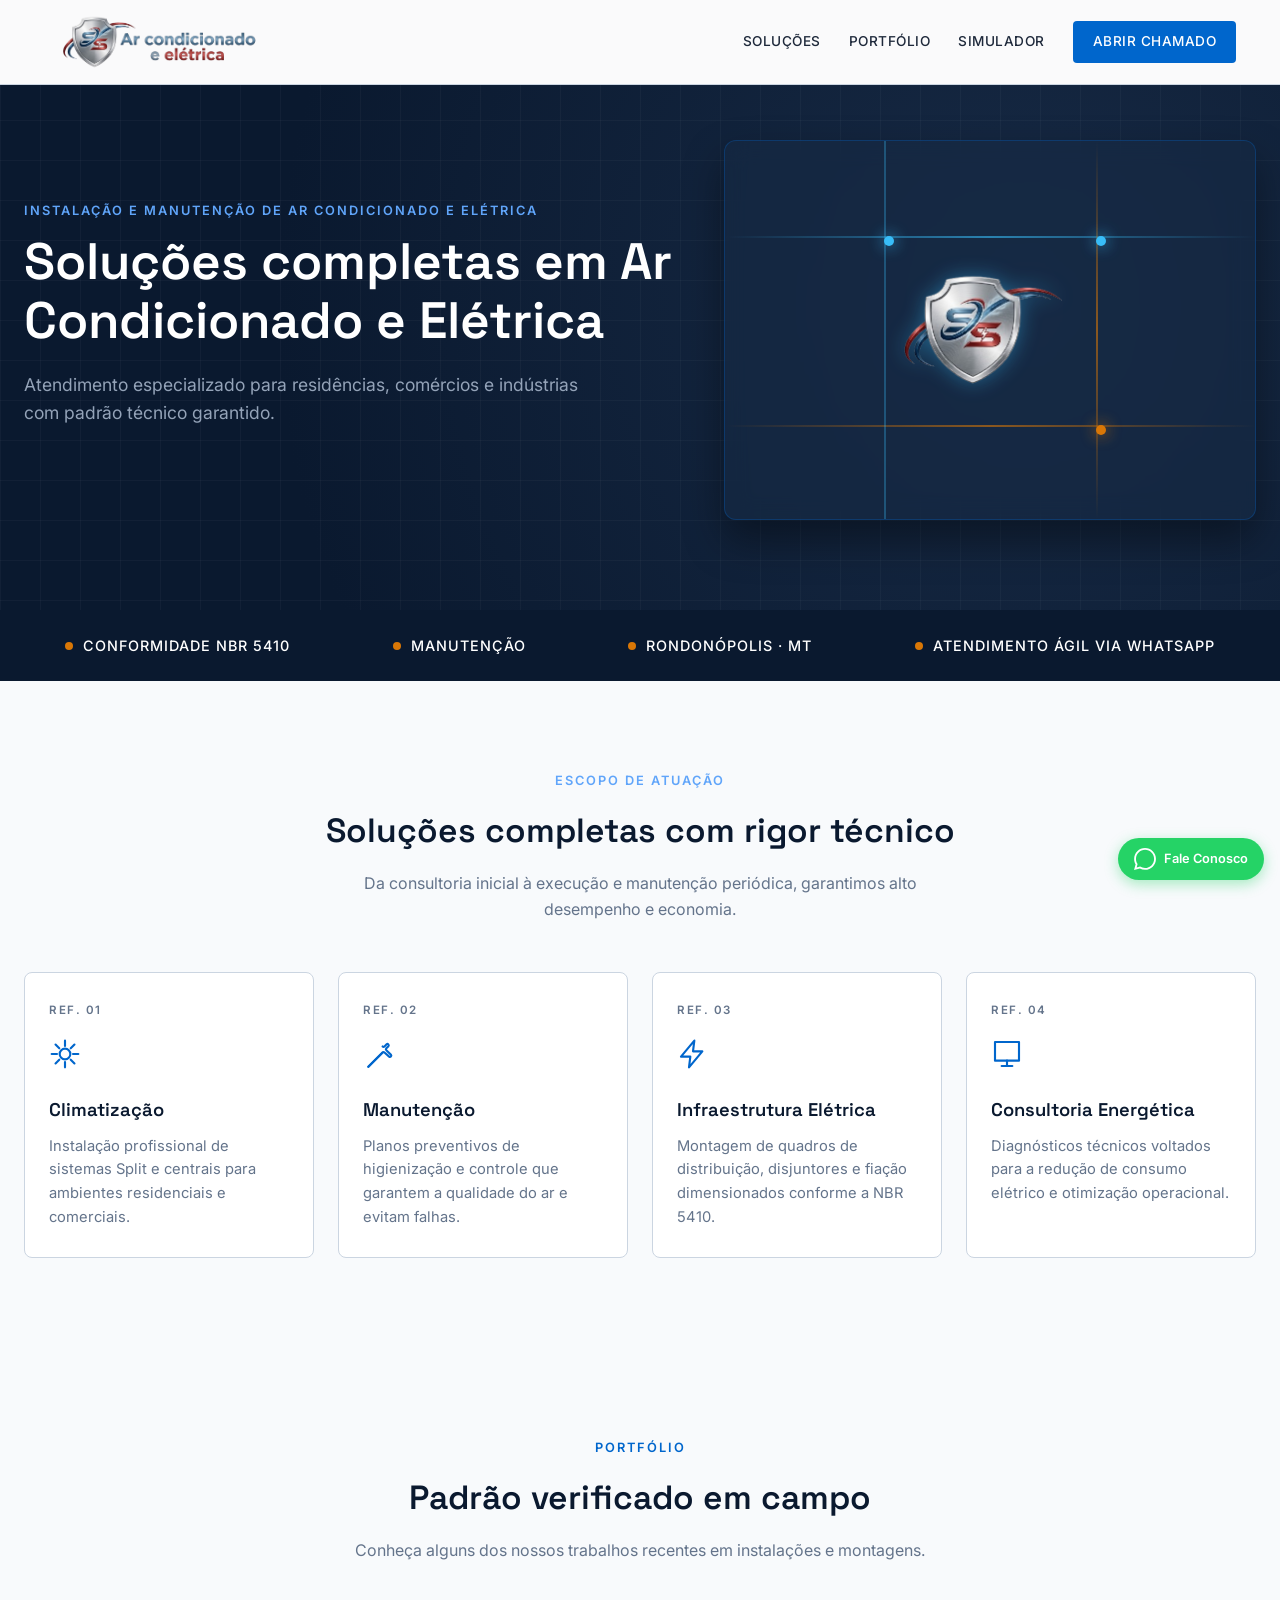
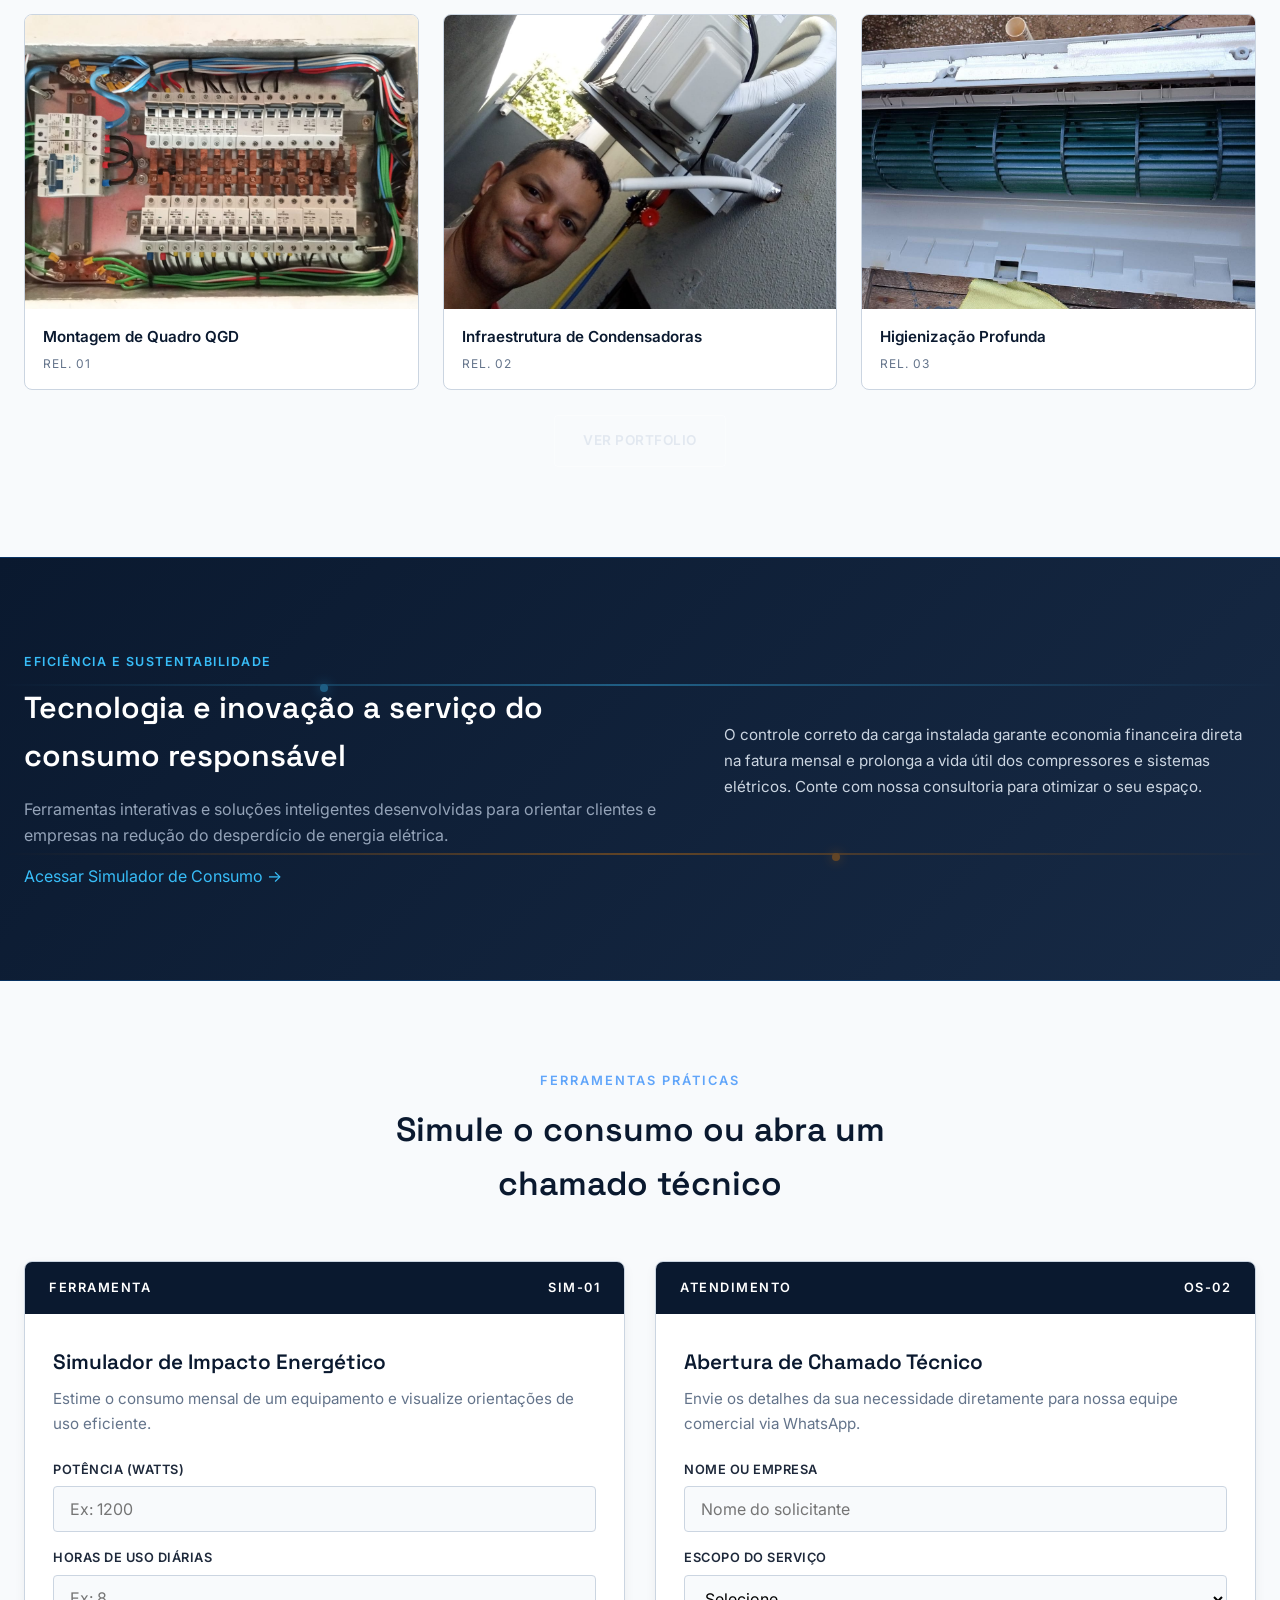
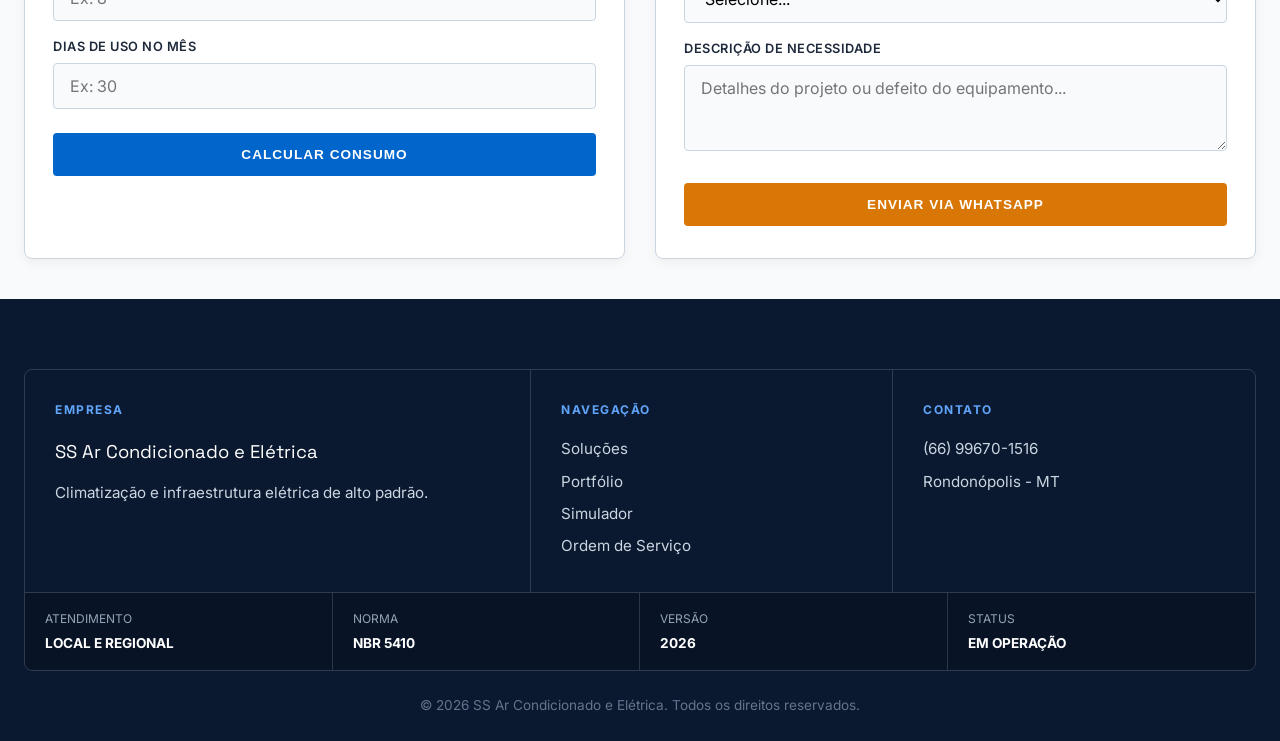
<file: index.html>
<!DOCTYPE html>
<html lang="pt-BR">
<head>
    <meta charset="UTF-8">
    <meta name="viewport" content="width=device-width, initial-scale=1.0">
    <title>SS Ar Condicionado e Elétrica</title>
    <meta name="description" content="Climatização e infraestrutura elétrica de alto padrão em Rondonópolis-MT. Projetos executados conforme NBR 5410.">
    <link rel="icon" type="image/png" href="img/icon.ico">
    <link rel="stylesheet" href="estilo.css">
    <link rel="manifest" href="manifest.json">
    <meta name="theme-color" content="#0a192f">
</head>
<body>

    <header class="cabecalho">
        <div class="cabecalho-container">
            <div class="marca-topo">
                <a href="index.html" onclick="window.scrollTo({top: 0, behavior: 'smooth'}); return false;">
                    <img src="img/logo.png" alt="SS Ar Condicionado e Elétrica">
                </a>
            </div>
            <button class="menu-toggle" aria-label="Abrir menu">
                <span></span><span></span><span></span>
            </button>
            <nav class="nav-principal">
                <a href="#solucoes">Soluções</a>
                <a href="portfolio.html">Portfólio</a>
                <a href="#simulador">Simulador</a>
                <a href="#chamado" class="btn-nav-cta">Abrir Chamado</a>
            </nav>
        </div>
    </header>

    <!-- BANNER / HERO DA PÁGINA INICIAL -->
    <section class="hero">
        <div class="hero-grade">
            <div>
                <span class="hero-eyebrow">Instalação e Manutenção de Ar Condicionado e Elétrica</span>
                <h1>Soluções completas em Ar Condicionado e Elétrica</h1>
                <p>Atendimento especializado para residências, comércios e indústrias com padrão técnico garantido.</p>
            </div>
            <div class="hero-circuito-container">
                <div class="circuito-animado">
                    <div class="trilha horizontal h1"></div>
                    <div class="trilha horizontal h2"></div>
                    <div class="trilha vertical v1"></div>
                    <div class="trilha vertical v2"></div>
                    <div class="no n1"></div>
                    <div class="no n2"></div>
                    <div class="no n3"></div>
                    
                    <div class="logo-central-animada">
                        <img src="img/logo2.png" alt="Logo SS">
                    </div>
                </div>
            </div>
        </div>
    </section>

    <div class="faixa-dados">
        <div class="faixa-dados-lista">
            <span class="faixa-dados-item">Conformidade NBR 5410</span>
            <span class="faixa-dados-item">Manutenção</span>
            <span class="faixa-dados-item">Rondonópolis · MT</span>
            <span class="faixa-dados-item">Atendimento Ágil via WhatsApp</span>
        </div>
    </div>

    <section id="solucoes" class="secao">
        <div class="secao-container">
            <div class="cabecalho-secao">
                <span class="hero-eyebrow">Escopo de Atuação</span>
                <h2>Soluções completas com rigor técnico</h2>
                <p>Da consultoria inicial à execução e manutenção periódica, garantimos alto desempenho e economia.</p>
            </div>

            <div class="grade-solucoes">
                <div class="folha-dados">
                    <span class="codigo">REF. 01</span>
                    <svg class="icone-tecnico" viewBox="0 0 24 24"><path d="M12 2v4M12 18v4M4.9 4.9l2.8 2.8M16.3 16.3l2.8 2.8M2 12h4M18 12h4M4.9 19.1l2.8-2.8M16.3 7.7l2.8-2.8"/><circle cx="12" cy="12" r="4"/></svg>
                    <h3>Climatização</h3>
                    <p>Instalação profissional de sistemas Split e centrais para ambientes residenciais e comerciais.</p>
                </div>
                <div class="folha-dados">
                    <span class="codigo">REF. 02</span>
                    <svg class="icone-tecnico" viewBox="0 0 24 24"><path d="M14.7 6.3a1 1 0 0 0 1.4 0l1.6-1.6a1 1 0 0 1 1.4 1.4l-1.6 1.6a1 1 0 0 0 0 1.4l3.5 3.5a1 1 0 0 1-1.4 1.4L16.1 10.9a1 1 0 0 0-1.4 0L4 21.6"/><path d="M4 21.6L14.7 10.9"/></svg>
                    <h3>Manutenção</h3>
                    <p>Planos preventivos de higienização e controle que garantem a qualidade do ar e evitam falhas.</p>
                </div>
                <div class="folha-dados">
                    <span class="codigo">REF. 03</span>
                    <svg class="icone-tecnico" viewBox="0 0 24 24"><path d="M13 2 3 14h7l-1 8 10-12h-7l1-8z"/></svg>
                    <h3>Infraestrutura Elétrica</h3>
                    <p>Montagem de quadros de distribuição, disjuntores e fiação dimensionados conforme a NBR 5410.</p>
                </div>
                <div class="folha-dados">
                    <span class="codigo">REF. 04</span>
                    <svg class="icone-tecnico" viewBox="0 0 24 24"><path d="M3 3h18v14H3z"/><path d="M8 21h8M12 17v4"/></svg>
                    <h3>Consultoria Energética</h3>
                    <p>Diagnósticos técnicos voltados para a redução de consumo elétrico e otimização operacional.</p>
                </div>
            </div>
        </div>
    </section>

    <section class="secao secao-portfolio">
        <div class="secao-container">
            <div class="cabecalho-secao">
                <span class="hero-eyebrow" style="color:var(--azul-primario)">Portfólio</span>
                <h2>Padrão verificado em campo</h2>
                <p>Conheça alguns dos nossos trabalhos recentes em instalações e montagens.</p>
            </div>

            <div class="carrossel-portfolio-container">
                <div class="grade-visores">
                    <div class="visor">
                        <div class="visor-moldura">
                            <img src="img/104891.jpg" alt="Quadro de Distribuição QGD">
                        </div>
                        <div class="visor-legenda">
                            <span class="titulo-item">Montagem de Quadro QGD</span>
                            <span class="ref-item">REL. 01</span>
                        </div>
                    </div>
                    <div class="visor">
                        <div class="visor-moldura">
                            <img src="img/104882.jpg" alt="Instalação de Condensadoras">
                        </div>
                        <div class="visor-legenda">
                            <span class="titulo-item">Infraestrutura de Condensadoras</span>
                            <span class="ref-item">REL. 02</span>
                        </div>
                    </div>
                    <div class="visor">
                        <div class="visor-moldura">
                            <img src="img/104900.jpg" alt="Higienização de Evaporadoras">
                        </div>
                        <div class="visor-legenda">
                            <span class="titulo-item">Higienização Profunda</span>
                            <span class="ref-item">REL. 03</span>
                        </div>
                    </div>
                    <div class="visor">
                        <div class="visor-moldura">
                            <img src="img/104867.jpg" alt="Luminárias Decorativas Rústicas">
                        </div>
                        <div class="visor-legenda">
                            <span class="titulo-item">Luminárias Rústicas e Industriais</span>
                            <span class="ref-item">REL. 04</span>
                        </div>
                    </div>
                    <div class="visor">
                        <div class="visor-moldura">
                            <img src="img/lustre (1).jpeg" alt="Lustre Pendente">
                        </div>
                        <div class="visor-legenda">
                            <span class="titulo-item">Instalação de Lustre Pendente</span>
                            <span class="ref-item">REL. 05</span>
                        </div>
                    </div>
                    <div class="visor">
                        <div class="visor-moldura">
                            <img src="img/23-07 (1).jpeg" alt="Condensadora em Cobertura">
                        </div>
                        <div class="visor-legenda">
                            <span class="titulo-item">Condensadora em Cobertura</span>
                            <span class="ref-item">REL. 06</span>
                        </div>
                    </div>
                    <div class="visor">
                        <div class="visor-moldura">
                            <img src="img/led (1).jpeg" alt="Fitas LED em Vitrines">
                        </div>
                        <div class="visor-legenda">
                            <span class="titulo-item">Fitas LED em Vitrines</span>
                            <span class="ref-item">REL. 07</span>
                        </div>
                    </div>
                </div>
            </div>

            <div style="margin-top: 25px; text-align: center;">
                <a href="portfolio.html" class="btn-secundario">Ver Portfolio</a>
            </div>
        </div>
    </section>

    <section class="faixa-ods">
        <div class="faixa-ods-circuito">
            <div class="trilha-ods h1"></div>
            <div class="trilha-ods h2"></div>
            <div class="no-ods n1"></div>
            <div class="no-ods n2"></div>
        </div>

        <div class="faixa-ods-grade">
            <div>
                <span class="selo-ods">Eficiência e Sustentabilidade</span>
                <h2>Tecnologia e inovação a serviço do consumo responsável</h2>
                <p>Ferramentas interativas e soluções inteligentes desenvolvidas para orientar clientes e empresas na redução do desperdício de energia elétrica.</p>
                <a href="#simulador" class="link-tecnico">Acessar Simulador de Consumo →</a>
            </div>
            <div>
                <p style="font-size: 0.95rem; color: var(--texto-suave); line-height: 1.7;">
                    O controle correto da carga instalada garante economia financeira direta na fatura mensal e prolonga a vida útil dos compressores e sistemas elétricos. Conte com nossa consultoria para otimizar o seu espaço.
                </p>
            </div>
        </div>
    </section>

    <section id="chamado" class="secao-apps">
        <div class="secao-container">
            <div class="cabecalho-secao">
                <span class="hero-eyebrow">Ferramentas Práticas</span>
                <h2>Simule o consumo ou abra um chamado técnico</h2>
            </div>

            <div class="grade-apps">
                <div id="simulador" class="painel-app">
                    <div class="painel-cabecalho"><span>Ferramenta</span><span>SIM-01</span></div>
                    <div class="painel-corpo">
                        <h3>Simulador de Impacto Energético</h3>
                        <p>Estime o consumo mensal de um equipamento e visualize orientações de uso eficiente.</p>
                        <form id="form-calculadora">
                            <label for="potencia">Potência (Watts)</label>
                            <input type="number" id="potencia" placeholder="Ex: 1200" required>
                            <label for="horas">Horas de uso diárias</label>
                            <input type="number" id="horas" placeholder="Ex: 8" required>
                            <label for="dias">Dias de uso no mês</label>
                            <input type="number" id="dias" placeholder="Ex: 30" required>
                            <button type="button" onclick="calcularConsumo()" class="btn-painel azul">Calcular Consumo</button>
                        </form>
                        <div id="resultado" class="resultado-oculto"></div>
                    </div>
                </div>

                <div class="painel-app">
                    <div class="painel-cabecalho"><span>Atendimento</span><span>OS-02</span></div>
                    <div class="painel-corpo">
                        <h3>Abertura de Chamado Técnico</h3>
                        <p>Envie os detalhes da sua necessidade diretamente para nossa equipe comercial via WhatsApp.</p>
                        <form id="form-chamado">
                            <label for="chamado-nome">Nome ou Empresa</label>
                            <input type="text" id="chamado-nome" placeholder="Nome do solicitante" required>
                            <label for="chamado-servico">Escopo do Serviço</label>
                            <select id="chamado-servico" required>
                                <option value="">Selecione...</option>
                                <option value="Manutenção Preventiva">Manutenção Preventiva</option>
                                <option value="Nova Instalação de Sistema">Nova Instalação de Ar Condicionado</option>
                                <option value="Infraestrutura Elétrica / Painéis">Infraestrutura Elétrica / Painéis</option>
                                <option value="Outros Serviços">Outros Serviços</option>
                            </select>
                            <label for="chamado-descricao">Descrição de Necessidade</label>
                            <textarea id="chamado-descricao" rows="3" placeholder="Detalhes do projeto ou defeito do equipamento..." required></textarea>
                            <button type="submit" class="btn-painel cobre">Enviar via WhatsApp</button>
                        </form>
                    </div>
                </div>
            </div>
        </div>
    </section>

    <footer class="rodape-prancha">
        <div class="title-block">
            <div class="title-block-topo">
                <div class="tb-celula">
                    <h5>Empresa</h5>
                    <p style="font-family:var(--fonte-display); font-size:1.15rem; color:#fff; margin-bottom:6px;">SS Ar Condicionado e Elétrica</p>
                    <p>Climatização e infraestrutura elétrica de alto padrão.</p>
                </div>
                <div class="tb-celula">
                    <h5>Navegação</h5>
                    <a href="#solucoes">Soluções</a>
                    <a href="portfolio.html">Portfólio</a>
                    <a href="#simulador">Simulador</a>
                    <a href="#chamado">Ordem de Serviço</a>
                </div>
                <div class="tb-celula">
                    <h5>Contato</h5>
                    <p>(66) 99670-1516</p>
                    <p>Rondonópolis - MT</p>
                </div>
            </div>
            <div class="title-block-base">
                <div class="tb-dado">Atendimento<strong>Local e Regional</strong></div>
                <div class="tb-dado">Norma<strong>NBR 5410</strong></div>
                <div class="tb-dado">Versão<strong>2026</strong></div>
                <div class="tb-dado">Status<strong>Em Operação</strong></div>
            </div>
        </div>
        <p class="copyright-prancha">&copy; 2026 SS Ar Condicionado e Elétrica. Todos os direitos reservados.</p>
    </footer>

    <a href="https://wa.me/5566996701516" class="whatsapp-flutuante" target="_blank" aria-label="Fale Conosco no WhatsApp">
        <svg width="22" height="22" viewBox="0 0 24 24" fill="currentColor"><path d="M.057 24l1.687-6.163c-1.041-1.804-1.588-3.849-1.587-5.946.003-6.556 5.338-11.891 11.893-11.891 3.181.001 6.167 1.24 8.413 3.488 2.245 2.248 3.481 5.236 3.48 8.414-.003 6.557-5.338 11.892-11.893 11.892-1.99-.001-3.951-.5-5.688-1.448l-6.305 1.654zm6.597-3.807c1.676.995 3.276 1.591 5.392 1.592 5.448 0 9.886-4.434 9.889-9.885.002-5.462-4.415-9.89-9.881-9.892-5.452 0-9.887 4.434-9.889 9.884-.001 2.225.651 3.891 1.746 5.634l-.999 3.648 3.742-.981z"/></svg>
        Fale Conosco
    </a>

    <script src="script.js"></script>
</body>
</html>
</file>
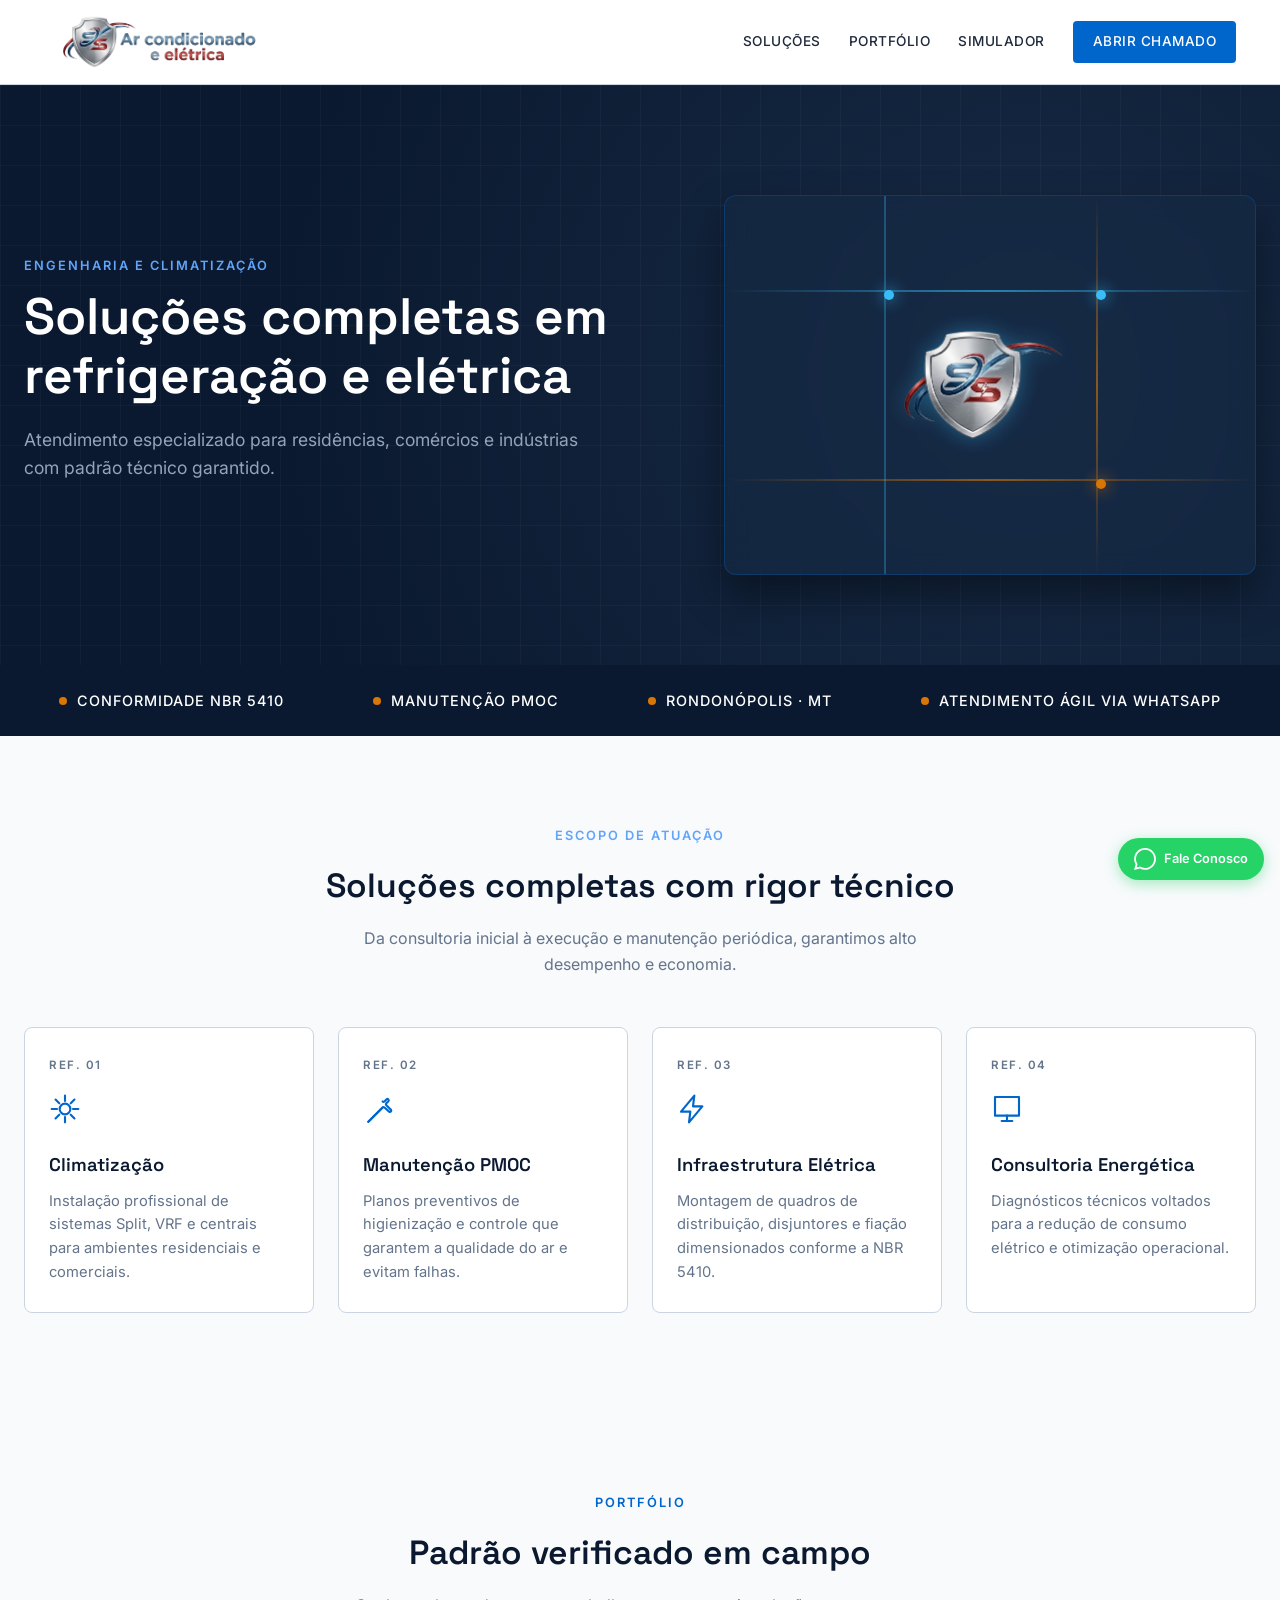
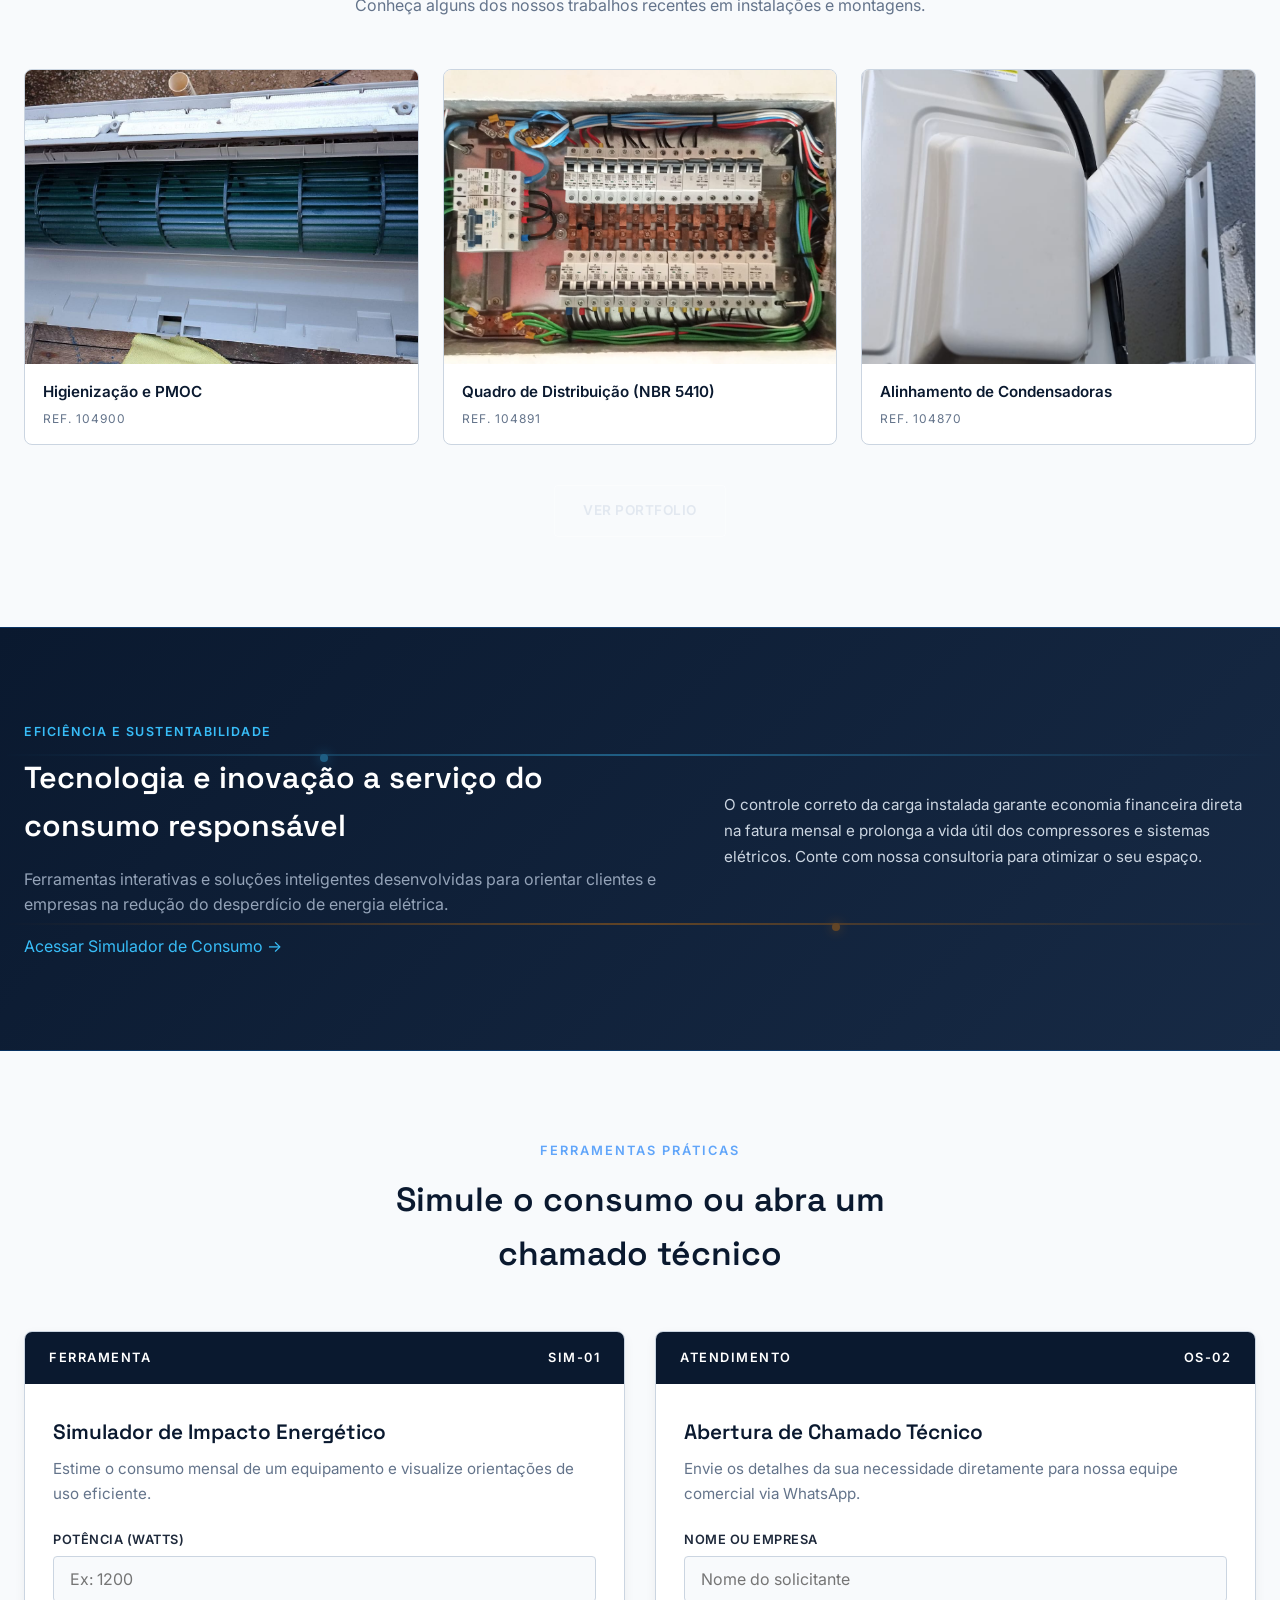
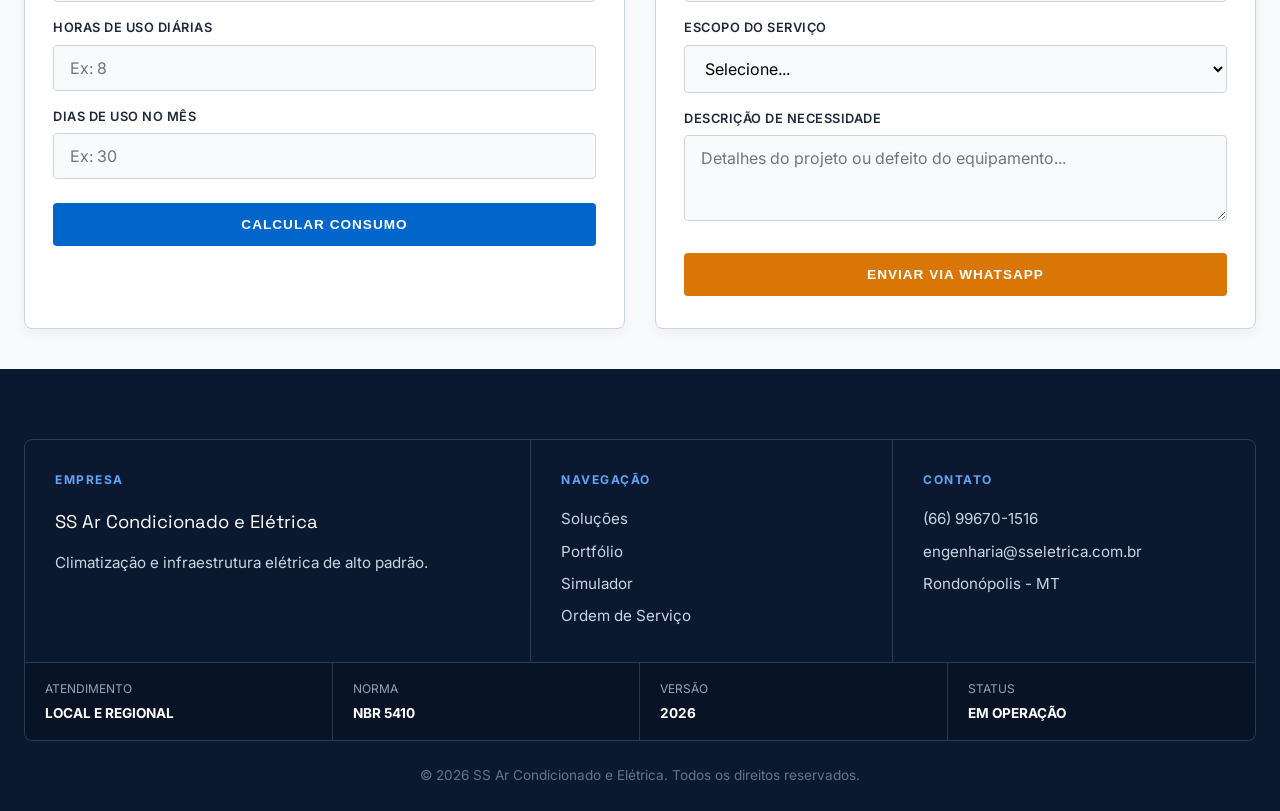
<file: public/index.html>
<!DOCTYPE html>
<html lang="pt-BR">
<head>
    <meta charset="UTF-8">
    <meta name="viewport" content="width=device-width, initial-scale=1.0">
    <title>SS Ar Condicionado e Elétrica — Engenharia de Climatização e Infraestrutura</title>
    <meta name="description" content="Climatização, PMOC e infraestrutura elétrica de alto padrão em Rondonópolis-MT. Projetos executados conforme NBR 5410.">
    <link rel="stylesheet" href="estilo.css">
</head>
<body>

    <header class="cabecalho">
        <div class="cabecalho-container">
            <div class="marca-topo">
                <a href="index.html" onclick="window.scrollTo({top: 0, behavior: 'smooth'}); return false;">
                    <img src="img/logo.png" alt="SS Ar Condicionado e Elétrica">
                </a>
            </div>
            <button class="menu-toggle" aria-label="Abrir menu">
                <span></span><span></span><span></span>
            </button>
            <nav class="nav-principal">
                <a href="#solucoes">Soluções</a>
                <a href="portfolio.html">Portfólio</a>
                <a href="#simulador">Simulador</a>
                <a href="#chamado" class="btn-nav-cta">Abrir Chamado</a>
            </nav>
        </div>
    </header>

    <!-- BANNER / HERO DA PÁGINA INICIAL COM O MESMO CIRCUITO E LOGO ANIMADA -->
    <section class="hero">
        <div class="hero-grade">
            <div>
                <span class="hero-eyebrow">Engenharia e Climatização</span>
                <h1>Soluções completas em refrigeração e elétrica</h1>
                <p>Atendimento especializado para residências, comércios e indústrias com padrão técnico garantido.</p>
            </div>
            <div class="hero-circuito-container">
                <div class="circuito-animado">
                    <div class="trilha horizontal h1"></div>
                    <div class="trilha horizontal h2"></div>
                    <div class="trilha vertical v1"></div>
                    <div class="trilha vertical v2"></div>
                    <div class="no n1"></div>
                    <div class="no n2"></div>
                    <div class="no n3"></div>
                    
                    <!-- LOGO ANIMADA COM O TAMANHO DE 190PX -->
                    <div class="logo-central-animada">
                        <img src="img/logo2.png" alt="Logo SS">
                    </div>
                </div>
            </div>
        </div>
    </section>

    <div class="faixa-dados">
        <div class="faixa-dados-lista">
            <span class="faixa-dados-item">Conformidade NBR 5410</span>
            <span class="faixa-dados-item">Manutenção PMOC</span>
            <span class="faixa-dados-item">Rondonópolis · MT</span>
            <span class="faixa-dados-item">Atendimento Ágil via WhatsApp</span>
        </div>
    </div>

    <section id="solucoes" class="secao">
        <div class="secao-container">
            <div class="cabecalho-secao">
                <span class="hero-eyebrow">Escopo de Atuação</span>
                <h2>Soluções completas com rigor técnico</h2>
                <p>Da consultoria inicial à execução e manutenção periódica, garantimos alto desempenho e economia.</p>
            </div>

            <div class="grade-solucoes">
                <div class="folha-dados">
                    <span class="codigo">REF. 01</span>
                    <svg class="icone-tecnico" viewBox="0 0 24 24"><path d="M12 2v4M12 18v4M4.9 4.9l2.8 2.8M16.3 16.3l2.8 2.8M2 12h4M18 12h4M4.9 19.1l2.8-2.8M16.3 7.7l2.8-2.8"/><circle cx="12" cy="12" r="4"/></svg>
                    <h3>Climatização</h3>
                    <p>Instalação profissional de sistemas Split, VRF e centrais para ambientes residenciais e comerciais.</p>
                </div>
                <div class="folha-dados">
                    <span class="codigo">REF. 02</span>
                    <svg class="icone-tecnico" viewBox="0 0 24 24"><path d="M14.7 6.3a1 1 0 0 0 1.4 0l1.6-1.6a1 1 0 0 1 1.4 1.4l-1.6 1.6a1 1 0 0 0 0 1.4l3.5 3.5a1 1 0 0 1-1.4 1.4L16.1 10.9a1 1 0 0 0-1.4 0L4 21.6"/><path d="M4 21.6L14.7 10.9"/></svg>
                    <h3>Manutenção PMOC</h3>
                    <p>Planos preventivos de higienização e controle que garantem a qualidade do ar e evitam falhas.</p>
                </div>
                <div class="folha-dados">
                    <span class="codigo">REF. 03</span>
                    <svg class="icone-tecnico" viewBox="0 0 24 24"><path d="M13 2 3 14h7l-1 8 10-12h-7l1-8z"/></svg>
                    <h3>Infraestrutura Elétrica</h3>
                    <p>Montagem de quadros de distribuição, disjuntores e fiação dimensionados conforme a NBR 5410.</p>
                </div>
                <div class="folha-dados">
                    <span class="codigo">REF. 04</span>
                    <svg class="icone-tecnico" viewBox="0 0 24 24"><path d="M3 3h18v14H3z"/><path d="M8 21h8M12 17v4"/></svg>
                    <h3>Consultoria Energética</h3>
                    <p>Diagnósticos técnicos voltados para a redução de consumo elétrico e otimização operacional.</p>
                </div>
            </div>
        </div>
    </section>

    <section class="secao secao-portfolio">
        <div class="secao-container">
            <div class="cabecalho-secao">
                <span class="hero-eyebrow" style="color:var(--azul-primario)">Portfólio</span>
                <h2>Padrão verificado em campo</h2>
                <p>Conheça alguns dos nossos trabalhos recentes em instalações e montagens.</p>
            </div>

            <div class="grade-visores">
                <div class="visor">
                    <div class="visor-moldura">
                        <img src="img/104900.jpg" alt="Higienização de Evaporadora">
                    </div>
                    <div class="visor-legenda">
                        <span class="titulo-item">Higienização e PMOC</span>
                        <span class="ref-item">REF. 104900</span>
                    </div>
                </div>
                <div class="visor">
                    <div class="visor-moldura">
                        <img src="img/104891.jpg" alt="Quadro de Distribuição QGD">
                    </div>
                    <div class="visor-legenda">
                        <span class="titulo-item">Quadro de Distribuição (NBR 5410)</span>
                        <span class="ref-item">REF. 104891</span>
                    </div>
                </div>
                <div class="visor">
                    <div class="visor-moldura">
                        <img src="img/104870.jpg" alt="Instalação de Condensadoras">
                    </div>
                    <div class="visor-legenda">
                        <span class="titulo-item">Alinhamento de Condensadoras</span>
                        <span class="ref-item">REF. 104870</span>
                    </div>
                </div>
            </div>

            <div style="margin-top: 40px; text-align: center;">
                <a href="portfolio.html" class="btn-secundario">Ver Portfolio</a>
            </div>
        </div>
    </section>

    <section class="faixa-ods">
        <!-- Efeito de Trilhas Elétricas de Fundo -->
        <div class="faixa-ods-circuito">
            <div class="trilha-ods h1"></div>
            <div class="trilha-ods h2"></div>
            <div class="no-ods n1"></div>
            <div class="no-ods n2"></div>
        </div>

        <div class="faixa-ods-grade">
            <div>
                <span class="selo-ods">Eficiência e Sustentabilidade</span>
                <h2>Tecnologia e inovação a serviço do consumo responsável</h2>
                <p>Ferramentas interativas e soluções inteligentes desenvolvidas para orientar clientes e empresas na redução do desperdício de energia elétrica.</p>
                <a href="#simulador" class="link-tecnico">Acessar Simulador de Consumo →</a>
            </div>
            <div>
                <p style="font-size: 0.95rem; color: var(--texto-suave); line-height: 1.7;">
                    O controle correto da carga instalada garante economia financeira direta na fatura mensal e prolonga a vida útil dos compressores e sistemas elétricos. Conte com nossa consultoria para otimizar o seu espaço.
                </p>
            </div>
        </div>
    </section>

    <section id="chamado" class="secao-apps">
        <div class="secao-container">
            <div class="cabecalho-secao">
                <span class="hero-eyebrow">Ferramentas Práticas</span>
                <h2>Simule o consumo ou abra um chamado técnico</h2>
            </div>

            <div class="grade-apps">
                <div id="simulador" class="painel-app">
                    <div class="painel-cabecalho"><span>Ferramenta</span><span>SIM-01</span></div>
                    <div class="painel-corpo">
                        <h3>Simulador de Impacto Energético</h3>
                        <p>Estime o consumo mensal de um equipamento e visualize orientações de uso eficiente.</p>
                        <form id="form-calculadora">
                            <label for="potencia">Potência (Watts)</label>
                            <input type="number" id="potencia" placeholder="Ex: 1200" required>
                            <label for="horas">Horas de uso diárias</label>
                            <input type="number" id="horas" placeholder="Ex: 8" required>
                            <label for="dias">Dias de uso no mês</label>
                            <input type="number" id="dias" placeholder="Ex: 30" required>
                            <button type="button" onclick="calcularConsumo()" class="btn-painel azul">Calcular Consumo</button>
                        </form>
                        <div id="resultado" class="resultado-oculto"></div>
                    </div>
                </div>

                <div class="painel-app">
                    <div class="painel-cabecalho"><span>Atendimento</span><span>OS-02</span></div>
                    <div class="painel-corpo">
                        <h3>Abertura de Chamado Técnico</h3>
                        <p>Envie os detalhes da sua necessidade diretamente para nossa equipe comercial via WhatsApp.</p>
                        <form id="form-chamado">
                            <label for="chamado-nome">Nome ou Empresa</label>
                            <input type="text" id="chamado-nome" placeholder="Nome do solicitante" required>
                            <label for="chamado-servico">Escopo do Serviço</label>
                            <select id="chamado-servico" required>
                                <option value="">Selecione...</option>
                                <option value="Manutenção Preventiva / PMOC">Manutenção Preventiva / PMOC</option>
                                <option value="Nova Instalação de Sistema">Nova Instalação de Sistema</option>
                                <option value="Infraestrutura Elétrica / Painéis">Infraestrutura Elétrica / Painéis</option>
                                <option value="Outros Serviços de Engenharia">Outros Serviços de Engenharia</option>
                            </select>
                            <label for="chamado-descricao">Descrição de Necessidade</label>
                            <textarea id="chamado-descricao" rows="3" placeholder="Detalhes do projeto ou defeito do equipamento..." required></textarea>
                            <button type="submit" class="btn-painel cobre">Enviar via WhatsApp</button>
                        </form>
                    </div>
                </div>
            </div>
        </div>
    </section>

    <footer class="rodape-prancha">
        <div class="title-block">
            <div class="title-block-topo">
                <div class="tb-celula">
                    <h5>Empresa</h5>
                    <p style="font-family:var(--fonte-display); font-size:1.15rem; color:#fff; margin-bottom:6px;">SS Ar Condicionado e Elétrica</p>
                    <p>Climatização e infraestrutura elétrica de alto padrão.</p>
                </div>
                <div class="tb-celula">
                    <h5>Navegação</h5>
                    <a href="#solucoes">Soluções</a>
                    <a href="portfolio.html">Portfólio</a>
                    <a href="#simulador">Simulador</a>
                    <a href="#chamado">Ordem de Serviço</a>
                </div>
                <div class="tb-celula">
                    <h5>Contato</h5>
                    <p>(66) 99670-1516</p>
                    <p>engenharia@sseletrica.com.br</p>
                    <p>Rondonópolis - MT</p>
                </div>
            </div>
            <div class="title-block-base">
                <div class="tb-dado">Atendimento<strong>Local e Regional</strong></div>
                <div class="tb-dado">Norma<strong>NBR 5410</strong></div>
                <div class="tb-dado">Versão<strong>2026</strong></div>
                <div class="tb-dado">Status<strong>Em Operação</strong></div>
            </div>
        </div>
        <p class="copyright-prancha">&copy; 2026 SS Ar Condicionado e Elétrica. Todos os direitos reservados.</p>
    </footer>

    <a href="https://wa.me/5566996701516" class="whatsapp-flutuante" target="_blank" aria-label="Fale Conosco no WhatsApp">
        <svg width="22" height="22" viewBox="0 0 24 24" fill="currentColor"><path d="M.057 24l1.687-6.163c-1.041-1.804-1.588-3.849-1.587-5.946.003-6.556 5.338-11.891 11.893-11.891 3.181.001 6.167 1.24 8.413 3.488 2.245 2.248 3.481 5.236 3.48 8.414-.003 6.557-5.338 11.892-11.893 11.892-1.99-.001-3.951-.5-5.688-1.448l-6.305 1.654zm6.597-3.807c1.676.995 3.276 1.591 5.392 1.592 5.448 0 9.886-4.434 9.889-9.885.002-5.462-4.415-9.89-9.881-9.892-5.452 0-9.887 4.434-9.889 9.884-.001 2.225.651 3.891 1.746 5.634l-.999 3.648 3.742-.981z"/></svg>
        Fale Conosco
    </a>

    <script src="script.js"></script>
</body>
</html>
</file>
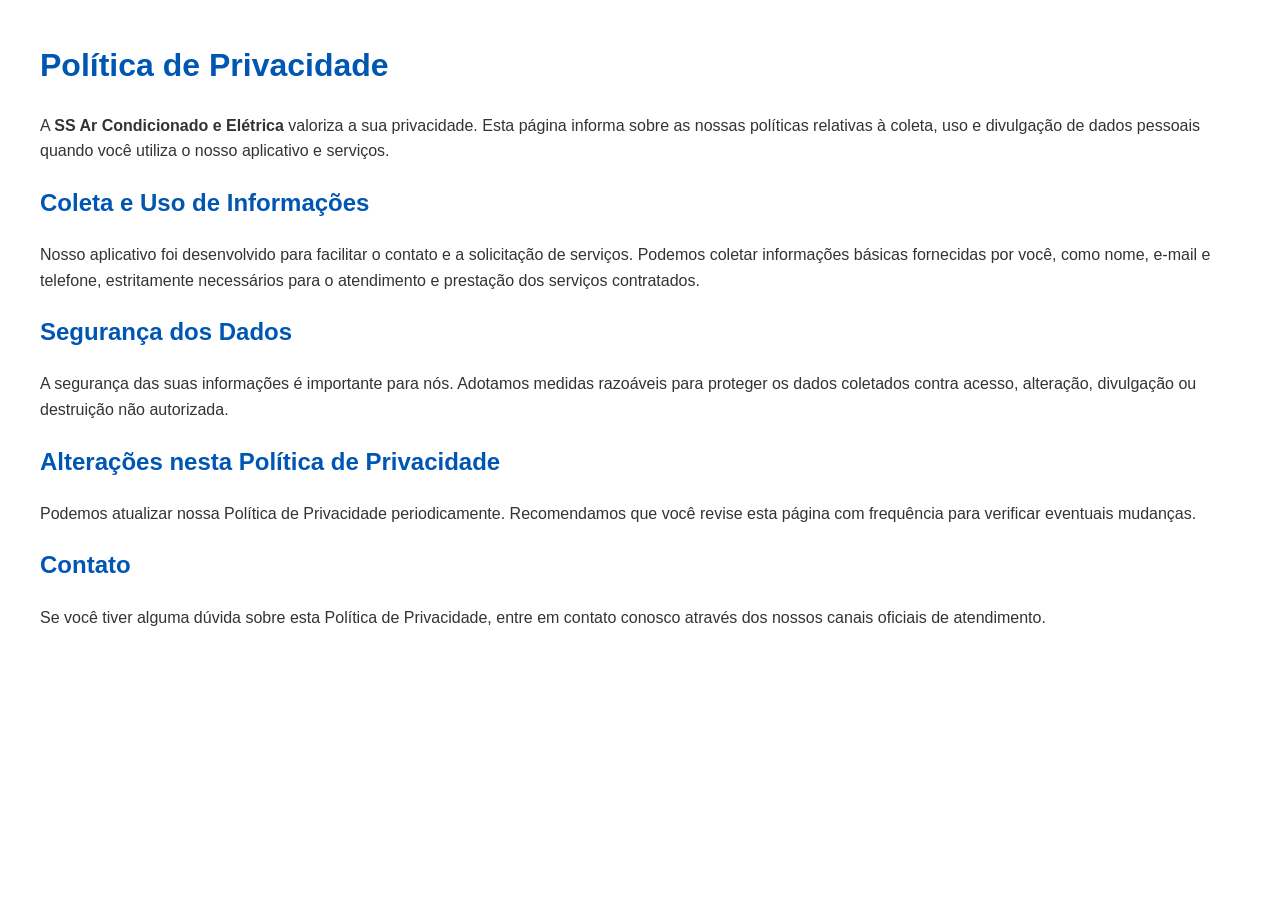
<file: privacidade.html>
<!DOCTYPE html>
<html lang="pt-BR">
<head>
    <meta charset="UTF-8">
    <title>Política de Privacidade - SS Ar Condicionado e Elétrica</title>
    <style>
        body { font-family: Arial, sans-serif; line-height: 1.6; margin: 40px; color: #333; }
        h1, h2 { color: #0056b3; }
    </style>
</head>
<body>
    <h1>Política de Privacidade</h1>
    <p>A <strong>SS Ar Condicionado e Elétrica</strong> valoriza a sua privacidade. Esta página informa sobre as nossas políticas relativas à coleta, uso e divulgação de dados pessoais quando você utiliza o nosso aplicativo e serviços.</p>

    <h2>Coleta e Uso de Informações</h2>
    <p>Nosso aplicativo foi desenvolvido para facilitar o contato e a solicitação de serviços. Podemos coletar informações básicas fornecidas por você, como nome, e-mail e telefone, estritamente necessários para o atendimento e prestação dos serviços contratados.</p>

    <h2>Segurança dos Dados</h2>
    <p>A segurança das suas informações é importante para nós. Adotamos medidas razoáveis para proteger os dados coletados contra acesso, alteração, divulgação ou destruição não autorizada.</p>

    <h2>Alterações nesta Política de Privacidade</h2>
    <p>Podemos atualizar nossa Política de Privacidade periodicamente. Recomendamos que você revise esta página com frequência para verificar eventuais mudanças.</p>

    <h2>Contato</h2>
    <p>Se você tiver alguma dúvida sobre esta Política de Privacidade, entre em contato conosco através dos nossos canais oficiais de atendimento.</p>
</body>
</html>
</file>
<file: estilo.css>
/* ==========================================================================
   SS AR CONDICIONADO E ELÉTRICA — IDENTIDADE CORPORATIVA MODERNA
   ========================================================================== */

@import url('https://fonts.googleapis.com/css2?family=Inter:wght@400;500;600;700&family=Space+Grotesk:wght@500;600;700&display=swap');

/* --- VARIÁVEIS GLOBAIS --- */
:root {
    --azul-escuro: #0a192f;
    --azul-medio: #172a45;
    --azul-primario: #0066cc;
    --azul-claro: #e6f0ff;
    
    --cinza-fundo: #f8fafc;
    --cinza-borda: #cbd5e1;
    --texto-principal: #1e293b;
    --texto-suave: #64748b;

    --cobre: #d97706;
    --cobre-hover: #b45309;

    --fonte-display: 'Space Grotesk', sans-serif;
    --fonte-texto: 'Inter', sans-serif;

    --transicao: 0.3s ease;
}

/* --- RESET BÁSICO --- */
* { 
    margin: 0; 
    padding: 0; 
    box-sizing: border-box; 
}

html, body {
    width: 100%;
    overflow-x: hidden;
}

html { 
    scroll-behavior: smooth; 
}

body {
    background-color: var(--cinza-fundo);
    color: var(--texto-principal);
    font-family: var(--fonte-texto);
    line-height: 1.6;
}

h1, h2, h3, h4 { 
    font-family: var(--fonte-display); 
    font-weight: 600; 
}

a { 
    color: inherit; 
    text-decoration: none; 
}

img { 
    max-width: 100%; 
    display: block; 
}

::selection { 
    background: var(--azul-primario); 
    color: #fff; 
}

/* --- CABEÇALHO --- */
.cabecalho {
    background-color: rgba(255, 255, 255, 0.98);
    backdrop-filter: blur(10px);
    border-bottom: 1px solid var(--cinza-borda);
    position: fixed;
    top: 0;
    left: 0;
    width: 100%;
    z-index: 1000;
    transition: background-color var(--transicao), box-shadow var(--transicao);
}

.cabecalho.rolando {
    background-color: rgba(255, 255, 255, 0.85);
    box-shadow: 0 4px 20px rgba(0, 0, 0, 0.08);
}

.cabecalho-container {
    max-width: 1240px;
    margin: 0 auto;
    padding: 14px 24px;
    display: flex;
    align-items: center;
    justify-content: space-between;
}

.marca-topo img {
    max-height: 56px;
    width: auto;
    display: block;
    transition: transform var(--transicao);
}

.marca-topo img:hover {
    transform: scale(1.02);
}

.nav-principal { 
    display: flex; 
    align-items: center; 
    gap: 28px; 
}

.nav-principal a {
    font-size: 0.85rem;
    font-weight: 500;
    letter-spacing: 0.5px;
    text-transform: uppercase;
    color: var(--texto-principal);
    transition: color var(--transicao);
}

.nav-principal a:hover { 
    color: var(--azul-primario); 
}

.nav-principal a.btn-nav-cta {
    background: var(--azul-primario);
    color: #fff;
    padding: 10px 20px;
    border-radius: 4px;
    transition: background var(--transicao), transform var(--transicao);
}

.nav-principal a.btn-nav-cta:hover { 
    background: #004fb3; 
    transform: translateY(-2px); 
}

.menu-toggle {
    display: none;
    flex-direction: column;
    justify-content: space-between;
    width: 28px;
    height: 20px;
    background: transparent;
    border: none;
    cursor: pointer;
}

.menu-toggle span { 
    width: 100%; 
    height: 2px; 
    background-color: var(--azul-escuro); 
    transition: all 0.3s ease; 
}

/* --- HERO (DARK MODE TÉCNICO) --- */
.hero {
    padding: 140px 24px 90px;
    background: radial-gradient(circle at 80% 50%, #172a45 0%, #0a192f 70%);
    position: relative;
    overflow: hidden;
}

.hero::before {
    content: '';
    position: absolute;
    inset: 0;
    background-image: 
        linear-gradient(rgba(255, 255, 255, 0.03) 1px, transparent 1px),
        linear-gradient(90deg, rgba(255, 255, 255, 0.03) 1px, transparent 1px);
    background-size: 40px 40px;
    pointer-events: none;
}

.hero-grade {
    max-width: 1240px;
    margin: 0 auto;
    display: grid;
    grid-template-columns: 1.1fr 0.9fr;
    gap: 50px;
    align-items: center;
    position: relative;
    z-index: 1;
}

.hero-eyebrow {
    font-size: 0.8rem;
    font-weight: 600;
    letter-spacing: 2px;
    text-transform: uppercase;
    color: #60a5fa;
    margin-bottom: 12px;
    display: block;
}

.hero h1 {
    font-size: 3.2rem;
    line-height: 1.15;
    margin-bottom: 20px;
    color: #ffffff;
}

.hero h1 em {
    font-style: normal;
    color: #38bdf8;
}

.hero p {
    font-size: 1.1rem;
    color: #94a3b8;
    max-width: 560px;
    margin-bottom: 32px;
}

/* --- ANIMAÇÃO DE CIRCUITO ELETRÔNICO (HERO) --- */
.hero-circuito-container {
    position: relative;
    width: 100%;
    height: 380px;
    display: flex;
    align-items: center;
    justify-content: center;
    background: rgba(23, 42, 69, 0.6);
    backdrop-filter: blur(12px);
    border-radius: 12px;
    border: 1px solid rgba(0, 102, 204, 0.3);
    box-shadow: 0 20px 40px rgba(0, 0, 0, 0.4);
    overflow: hidden;
}

.circuito-animado {
    position: relative;
    width: 100%;
    height: 100%;
}

.trilha {
    position: absolute;
    background: linear-gradient(90deg, transparent, #38bdf8, transparent);
    opacity: 0.6;
}

.trilha.horizontal {
    height: 2px;
    width: 100%;
    animation: fluxoHorizontal 4s linear infinite;
}

.trilha.vertical {
    width: 2px;
    height: 100%;
    animation: fluxoVertical 4s linear infinite;
}

.trilha.h1 { top: 25%; left: 0; animation-delay: 0s; }
.trilha.h2 { top: 75%; left: 0; animation-delay: 2s; background: linear-gradient(90deg, transparent, var(--cobre), transparent); }
.trilha.v1 { left: 30%; top: 0; animation-delay: 1s; }
.trilha.v2 { left: 70%; top: 0; animation-delay: 3s; background: linear-gradient(0deg, transparent, var(--cobre), transparent); }

.no {
    position: absolute;
    width: 10px;
    height: 10px;
    background-color: #38bdf8;
    border-radius: 50%;
    box-shadow: 0 0 15px #38bdf8;
    animation: pulsarNo 2s ease-in-out infinite;
}

.no.n1 { top: 25%; left: 30%; animation-delay: 0.2s; }
.no.n2 { top: 75%; left: 70%; background-color: var(--cobre); box-shadow: 0 0 15px var(--cobre); animation-delay: 1s; }
.no.n3 { top: 25%; left: 70%; animation-delay: 1.5s; }

.logo-central-animada {
    position: absolute;
    top: 50%;
    left: 48%;
    transform: translate(-50%, -50%);
    width: 190px;
    height: auto;
    display: flex;
    align-items: center;
    justify-content: center;
    animation: flutuarLogo 4s ease-in-out infinite;
    filter: drop-shadow(0 0 10px rgba(56, 189, 248, 0.4));
}

.logo-central-animada img {
    width: 100%;
    height: auto;
    display: block;
}

/* --- BOTÕES DO HERO --- */
.hero-botoes {
    display: flex;
    flex-wrap: wrap;
    gap: 16px;
}

.btn-primario,
.btn-secundario {
    display: inline-block;
    padding: 14px 28px;
    border-radius: 4px;
    font-size: 0.85rem;
    font-weight: 600;
    letter-spacing: 0.5px;
    text-transform: uppercase;
    transition: background var(--transicao), transform var(--transicao), border-color var(--transicao);
}

.btn-primario {
    background: var(--azul-primario);
    color: #fff;
}
.btn-primario:hover { 
    background: #004fb3; 
    transform: translateY(-2px); 
}

.btn-secundario {
    background: transparent;
    color: #e2e8f0;
    border: 1px solid rgba(255, 255, 255, 0.35);
}
.btn-secundario:hover { 
    border-color: #38bdf8; 
    color: #38bdf8; 
    transform: translateY(-2px); 
}

/* --- ESTRUTURA GERAL DE SEÇÃO --- */
.secao { 
    padding: 90px 24px; 
}

.secao-container {
    max-width: 1240px;
    margin: 0 auto;
}

.cabecalho-secao {
    max-width: 640px;
    margin: 0 auto 50px;
    text-align: center;
}

.cabecalho-secao h2 {
    font-size: 2.1rem;
    color: var(--azul-escuro);
    margin: 8px 0 14px;
}

.cabecalho-secao p {
    color: var(--texto-suave);
    font-size: 1rem;
}

/* Scroll reveal */
.reveal { 
    opacity: 0; 
    transform: translateY(24px); 
    transition: opacity 0.6s ease, transform 0.6s ease; 
}
.reveal.visivel { 
    opacity: 1; 
    transform: translateY(0); 
}

/* --- GRADE DE SOLUÇÕES --- */
.grade-solucoes {
    display: grid;
    grid-template-columns: repeat(auto-fit, minmax(240px, 1fr));
    gap: 24px;
}

.folha-dados {
    position: relative;
    background: #fff;
    border: 1px solid var(--cinza-borda);
    border-radius: 8px;
    padding: 28px 24px;
    transition: transform var(--transicao), box-shadow var(--transicao), border-color var(--transicao);
}

.folha-dados:hover {
    transform: translateY(-4px);
    box-shadow: 0 16px 32px rgba(10, 25, 47, 0.08);
    border-color: var(--azul-primario);
}

.folha-dados .codigo {
    display: block;
    font-size: 0.72rem;
    font-weight: 600;
    letter-spacing: 1.5px;
    color: var(--texto-suave);
    margin-bottom: 18px;
}

.folha-dados .icone-tecnico {
    width: 32px;
    height: 32px;
    fill: none;
    stroke: var(--azul-primario);
    stroke-width: 1.6;
    stroke-linecap: round;
    stroke-linejoin: round;
    margin-bottom: 18px;
}

.folha-dados h3 {
    font-size: 1.15rem;
    color: var(--azul-escuro);
    margin-bottom: 10px;
}

.folha-dados p {
    font-size: 0.92rem;
    color: var(--texto-suave);
}

/* --- GRADE DE VISORES (PORTFÓLIO NA HOME) --- */
.grade-visores {
    display: grid;
    grid-template-columns: repeat(3, 1fr); /* Exibe exatamente 3 itens por linha no desktop */
    gap: 24px;
}

/* --- OPÇÃO 1: EXIBIR APENAS OS 3 PRIMEIROS ITENS NO DESKTOP --- */
@media (min-width: 901px) {
    .grade-visores .visor:nth-child(n+4) {
        display: none;
    }
}

.visor {
    background: #fff;
    border: 1px solid var(--cinza-borda);
    border-radius: 8px;
    overflow: hidden;
    transition: transform var(--transicao), box-shadow var(--transicao);
}
.visor:hover { 
    transform: translateY(-4px); 
    box-shadow: 0 16px 32px rgba(10, 25, 47, 0.08); 
}

.visor-moldura {
    aspect-ratio: 4 / 3;
    overflow: hidden;
    background: var(--cinza-fundo);
}

.visor-moldura img {
    width: 100%;
    height: 100%;
    object-fit: cover;
    transition: transform 0.4s ease;
}
.visor:hover .visor-moldura img { 
    transform: scale(1.05); 
}

.visor-legenda {
    padding: 16px 18px;
    display: flex;
    flex-direction: column;
    gap: 4px;
}

.visor-legenda .titulo-item {
    font-size: 0.95rem;
    font-weight: 600;
    color: var(--azul-escuro);
}

.visor-legenda .ref-item {
    font-size: 0.75rem;
    letter-spacing: 1px;
    text-transform: uppercase;
    color: var(--texto-suave);
}

/* --- FAIXA ODS / SUSTENTABILIDADE --- */
.faixa-ods {
    background: linear-gradient(135deg, #0a192f 0%, #172a45 100%);
    padding: 90px 24px;
    position: relative;
    overflow: hidden;
    border-top: 1px solid rgba(0, 102, 204, 0.3);
    border-bottom: 1px solid rgba(0, 102, 204, 0.3);
}

.faixa-ods h2 {
    font-size: 1.9rem;
    color: #ffffff;
    margin: 8px 0 16px;
}

.faixa-ods p {
    color: #94a3b8;
    margin-bottom: 16px;
}

.faixa-ods .faixa-ods-grade p:last-child {
    color: #cbd5e1 !important;
}

.faixa-ods-grade {
    max-width: 1240px;
    margin: 0 auto;
    display: grid;
    grid-template-columns: 1.1fr 0.9fr;
    gap: 50px;
    align-items: center;
    position: relative;
    z-index: 2;
}

.selo-ods {
    display: inline-block;
    font-size: 0.78rem;
    font-weight: 600;
    letter-spacing: 1.5px;
    text-transform: uppercase;
    color: #38bdf8;
    margin-bottom: 4px;
}

.faixa-ods .link-tecnico {
    color: #38bdf8;
}
.faixa-ods .link-tecnico:hover {
    color: #ffffff;
    border-color: #38bdf8;
}

.faixa-ods-circuito {
    position: absolute;
    inset: 0;
    pointer-events: none;
    z-index: 1;
    opacity: 0.4;
}

.trilha-ods {
    position: absolute;
    height: 2px;
    width: 100%;
    background: linear-gradient(90deg, transparent, #38bdf8, transparent);
    animation: fluxoHorizontal 5s linear infinite;
}

.trilha-ods.h1 { top: 30%; animation-delay: 0s; }
.trilha-ods.h2 { top: 70%; animation-delay: 2.5s; background: linear-gradient(90deg, transparent, var(--cobre), transparent); }

.no-ods {
    position: absolute;
    width: 8px;
    height: 8px;
    background-color: #38bdf8;
    border-radius: 50%;
    box-shadow: 0 0 12px #38bdf8;
    animation: pulsarNo 2s ease-in-out infinite;
}

.no-ods.n1 { top: 30%; left: 25%; animation-delay: 0.5s; }
.no-ods.n2 { top: 70%; left: 65%; background-color: var(--cobre); box-shadow: 0 0 12px var(--cobre); animation-delay: 1.2s; }

/* --- FAIXA DE DADOS --- */
.faixa-dados {
    background: var(--azul-escuro);
    color: #fff;
    padding: 24px;
}

.faixa-dados-lista {
    max-width: 1240px;
    margin: 0 auto;
    display: flex;
    flex-wrap: wrap;
    justify-content: space-around;
    gap: 20px;
}

.faixa-dados-item {
    font-size: 0.9rem;
    font-weight: 500;
    letter-spacing: 1px;
    text-transform: uppercase;
    display: flex;
    align-items: center;
    gap: 10px;
}

.faixa-dados-item::before {
    content: '';
    width: 8px;
    height: 8px;
    background: var(--cobre);
    border-radius: 50%;
}

/* --- APLICAÇÕES (Simulador e Chamado) --- */
.secao-apps { 
    background: #f8fafc; 
    padding: 90px 24px 40px; 
}

.grade-apps {
    max-width: 1240px;
    margin: 0 auto;
    display: grid;
    grid-template-columns: repeat(auto-fit, minmax(350px, 1fr));
    gap: 30px;
}

.painel-app {
    background: #fff;
    border-radius: 8px;
    overflow: hidden;
    border: 1px solid var(--cinza-borda);
    box-shadow: 0 4px 12px rgba(0, 0, 0, 0.05);
}

.painel-cabecalho {
    background: var(--azul-escuro);
    color: #fff;
    padding: 16px 24px;
    font-size: 0.8rem;
    font-weight: 600;
    letter-spacing: 1.5px;
    text-transform: uppercase;
    display: flex;
    justify-content: space-between;
}

.painel-corpo { 
    padding: 32px 28px; 
}

.painel-corpo h3 { 
    font-size: 1.3rem; 
    color: var(--azul-escuro); 
    margin-bottom: 8px; 
}

.painel-corpo > p { 
    font-size: 0.95rem; 
    color: var(--texto-suave); 
    margin-bottom: 24px; 
}

.painel-corpo label {
    display: block;
    margin: 16px 0 6px;
    font-size: 0.8rem;
    font-weight: 600;
    letter-spacing: 0.5px;
    text-transform: uppercase;
    color: var(--texto-principal);
}

.painel-corpo input,
.painel-corpo select,
.painel-corpo textarea {
    width: 100%;
    padding: 12px 16px;
    border: 1px solid var(--cinza-borda);
    border-radius: 4px;
    background: #f8fafc;
    font-size: 1rem;
    font-family: var(--fonte-texto);
    transition: border-color var(--transicao), box-shadow var(--transicao);
}

.painel-corpo input:focus,
.painel-corpo select:focus,
.painel-corpo textarea:focus {
    border-color: var(--azul-primario);
    outline: none;
    background: #fff;
    box-shadow: 0 0 0 3px rgba(0, 102, 204, 0.15);
}

.btn-painel {
    width: 100%;
    padding: 14px;
    border: none;
    border-radius: 4px;
    margin-top: 24px;
    font-size: 0.85rem;
    font-weight: 600;
    letter-spacing: 1px;
    text-transform: uppercase;
    cursor: pointer;
    transition: background var(--transicao), transform var(--transicao);
}
.btn-painel.cobre { background: #d97706; color: #fff; }
.btn-painel.cobre:hover { background: #b45309; transform: translateY(-2px); }
.btn-painel.azul { background: var(--azul-primario); color: #fff; }
.btn-painel.azul:hover { background: #004fb3; transform: translateY(-2px); }

.resultado-oculto { 
    display: none; 
}

.resultado-visivel {
    display: block;
    margin-top: 24px;
    padding: 20px;
    background: #f1f5f9;
    border-radius: 6px;
    border-left: 4px solid var(--azul-primario);
    font-size: 0.95rem;
}
.resultado-visivel h4 { 
    font-size: 0.95rem; 
    text-transform: uppercase; 
    color: var(--azul-escuro); 
    margin-bottom: 8px; 
}

/* --- RODAPÉ --- */
.rodape-prancha {
    background: var(--azul-escuro);
    color: #cbd5e1;
    padding: 70px 24px 0;
}

.title-block {
    max-width: 1240px;
    margin: 0 auto;
    border: 1px solid rgba(255, 255, 255, 0.15);
    border-radius: 8px;
    overflow: hidden;
}

.title-block-topo {
    display: grid;
    grid-template-columns: 1.4fr 1fr 1fr;
    border-bottom: 1px solid rgba(255, 255, 255, 0.15);
}

.tb-celula {
    padding: 30px;
    border-right: 1px solid rgba(255, 255, 255, 0.15);
}
.tb-celula:last-child { 
    border-right: none; 
}

.tb-celula h5 {
    font-size: 0.75rem;
    letter-spacing: 1.5px;
    text-transform: uppercase;
    color: #60a5fa;
    margin-bottom: 14px;
}

.tb-celula a, 
.tb-celula p {
    display: block;
    color: #cbd5e1;
    font-size: 0.95rem;
    padding: 4px 0;
    transition: color var(--transicao);
}
.tb-celula a:hover { 
    color: #fff; 
}

.title-block-base {
    display: grid;
    grid-template-columns: repeat(4, 1fr);
    background: rgba(0, 0, 0, 0.2);
}

.tb-dado {
    padding: 16px 20px;
    border-right: 1px solid rgba(255, 255, 255, 0.15);
    font-size: 0.75rem;
    text-transform: uppercase;
    color: #94a3b8;
}
.tb-dado:last-child { 
    border-right: none; 
}
.tb-dado strong { 
    display: block; 
    color: #fff; 
    font-size: 0.85rem; 
    margin-top: 4px; 
}

.copyright-prancha {
    max-width: 1240px;
    margin: 0 auto;
    padding: 24px 0;
    text-align: center;
    font-size: 0.85rem;
    color: #64748b;
}

/* --- WHATSAPP FLUTUANTE --- */
.whatsapp-flutuante {
    position: fixed;
    bottom: 20px;
    right: 16px;
    display: flex;
    align-items: center;
    gap: 8px;
    background: #25d366;
    color: #fff;
    text-decoration: none;
    padding: 10px 16px;
    border-radius: 50px;
    font-weight: 600;
    font-size: 0.8rem;
    box-shadow: 0 4px 14px rgba(37, 211, 102, 0.4);
    z-index: 9999;
    transition: transform var(--transicao), background var(--transicao);
}
.whatsapp-flutuante:hover { 
    transform: translateY(-3px); 
    background: #22bf5b; 
}

/* --- KEYFRAMES DE ANIMAÇÃO --- */
@keyframes fluxoHorizontal {
    0% { transform: translateX(-100%); opacity: 0; }
    50% { opacity: 0.8; }
    100% { transform: translateX(100%); opacity: 0; }
}

@keyframes fluxoVertical {
    0% { transform: translateY(-100%); opacity: 0; }
    50% { opacity: 0.8; }
    100% { transform: translateY(100%); opacity: 0; }
}

@keyframes pulsarNo {
    0%, 100% { transform: scale(1); opacity: 0.5; }
    50% { transform: scale(1.5); opacity: 1; box-shadow: 0 0 15px var(--azul-primario); }
}

@keyframes flutuarLogo {
    0%, 100% {
        transform: translate(-50%, -50%) translateY(0px) scale(1);
        filter: drop-shadow(0 0 8px rgba(56, 189, 248, 0.3));
    }
    50% {
        transform: translate(-50%, -50%) translateY(-6px) scale(1.03);
        filter: drop-shadow(0 0 16px rgba(56, 189, 248, 0.7));
    }
}

/* --- GRID DE RELATÓRIOS --- */
.grade-relatorios {
    display: grid;
    grid-template-columns: repeat(auto-fit, minmax(500px, 1fr));
    gap: 30px;
}

/* --- AJUSTES RESPONSIVOS --- */
@media (max-width: 900px) {
    .secao, section {
        padding: 60px 16px;
        scroll-margin-top: 90px;
    }

    .hero {
        padding: 130px 16px 60px;
    }

    .hero-circuito-container {
        width: 100% !important;
        height: 280px !important;
        margin-top: 30px;
    }

    .circuito-animado {
        width: 100% !important;
        height: 100% !important;
    }

    .logo-central-animada {
        width: 140px !important;
        left: 50% !important;
        top: 50% !important;
        transform: translate(-50%, -50%) !important;
    }

    .hero-grade { 
        grid-template-columns: 1fr; 
    }
    
    .title-block-topo { 
        grid-template-columns: 1fr; 
    }
    
    .tb-celula { 
        border-right: none; 
        border-bottom: 1px solid rgba(255, 255, 255, 0.15); 
    }
    
    .title-block-base { 
        grid-template-columns: 1fr 1fr; 
    }

    .grade-relatorios,
    .grade-solucoes,
    .grade-visores,
    .grade-apps {
        gap: 20px;
        margin-bottom: 20px;
    }

    .grade-apps {
        grid-template-columns: 1fr !important;
        padding: 0 4px;
    }

    .painel-app {
        width: 100%;
    }

    .secao-apps {
        padding-top: 100px !important;
    }

    .grade-relatorios {
        grid-template-columns: 1fr !important;
        gap: 24px !important;
        padding-bottom: 20px;
    }

    .secao {
        padding-left: 16px !important;
        padding-right: 16px !important;
    }
}

@media (max-width: 768px) {
    .menu-toggle { 
        display: flex; 
    }
    
    .nav-principal {
        display: none;
        position: absolute;
        top: 100%; 
        left: 0; 
        width: 100%;
        background: #fff;
        flex-direction: column;
        align-items: flex-start;
        padding: 24px;
        border-bottom: 1px solid var(--cinza-borda);
        box-shadow: 0 10px 15px rgba(0, 0, 0, 0.05);
    }
    
    .nav-principal.active { 
        display: flex; 
    }
    
    .hero h1 { 
        font-size: 2.3rem; 
    }
}



/* ==========================================================================
   MELHORIAS MOBILE — bloco integrado
   ========================================================================== */

@media (max-width: 900px) {
    body {
        display: flex;
        flex-direction: column;
    }
    .hero            { order: 1; }
    .secao-portfolio { order: 2; padding-top: 50px; padding-bottom: 46px; }
    .faixa-dados     { order: 3; }
    #solucoes        { order: 4; }
    .faixa-ods       { order: 5; }
    .secao-apps      { order: 6; }
    .rodape-prancha  { order: 7; }

    .grade-visores {
        display: flex;
        flex-wrap: nowrap;
        overflow-x: auto;
        scroll-snap-type: x mandatory;
        -webkit-overflow-scrolling: touch;
        gap: 16px;
        padding: 4px 4px 14px;
        margin: 0 -4px;
    }
    .grade-visores::-webkit-scrollbar { display: none; }
    .grade-visores { scrollbar-width: none; }

    .visor {
        flex: 0 0 80%;
        scroll-snap-align: center;
    }

    .secao-portfolio .cabecalho-secao {
        margin-bottom: 28px;
    }
}

@media (max-width: 768px) {
    .menu-toggle {
        width: 44px;
        height: 44px;
        justify-content: center;
        align-items: center;
        gap: 6px;
        padding: 0;
    }
    .menu-toggle span {
        width: 24px;
    }

    .nav-principal a {
        width: 100%;
        padding: 12px 4px;
    }
    .nav-principal a.btn-nav-cta {
        text-align: center;
        margin-top: 6px;
    }

    .hero p {
        font-size: 1rem;
    }
}

@media (max-width: 480px) {
    .marca-topo img { max-height: 44px; }

    .hero {
        padding: 118px 16px 46px;
    }
    .hero-eyebrow { font-size: 0.72rem; }
    .hero h1 {
        font-size: 1.85rem;
        line-height: 1.22;
    }
    .hero p { font-size: 0.92rem; }

    .cabecalho-secao { margin-bottom: 32px; }
    .cabecalho-secao h2 { font-size: 1.5rem; }
    .cabecalho-secao p { font-size: 0.9rem; }

    .visor { flex-basis: 86%; }
    .visor-legenda .titulo-item { font-size: 0.88rem; }

    .folha-dados { padding: 20px 18px; }
    .folha-dados h3 { font-size: 1.05rem; }
    .folha-dados p { font-size: 0.88rem; }

    .faixa-ods h2 { font-size: 1.4rem; }
    .faixa-ods p { font-size: 0.9rem; }
    .faixa-ods-grade { gap: 26px; }

    .faixa-dados-lista { justify-content: center; gap: 10px 18px; }
    .faixa-dados-item { font-size: 0.76rem; }

    .painel-corpo { padding: 22px 18px; }
    .painel-corpo h3 { font-size: 1.15rem; }
    .painel-corpo > p { font-size: 0.88rem; }

    .tb-celula { padding: 22px 18px; }

    .whatsapp-flutuante {
        padding: 10px 14px;
        font-size: 0.75rem;
        bottom: 16px;
        right: 12px;
    }

    .secao, section {
        padding-left: 14px;
        padding-right: 14px;
    }
}

@media (max-width: 768px) {
    .hero, .hero-content, .banner-principal {
        text-align: center !important;
        align-items: center !important;
    }
}

/* --- AJUSTES APENAS DE ESPAÇAMENTO NO MOBILE--- */
@media (max-width: 768px) {
    /* Encurta o espaço superior e inferior do topo */
    .hero {
        padding-top: 28px !important;
        padding-bottom: 25px !important;
    }

    /* Remove o vão vazio entre os textos e o bloco de animação */
    .hero-grade {
        gap: 0px !important;
    }

    /* Reduz o espaçamento interno das seções gerais no celular */
    .secao {
        padding-top: 30px !important;
        padding-bottom: 30px !important;
    }
}

@media (max-width: 768px) {
    /* Oculta totalmente o container da animação do banner no celular */
    .hero-circuito-container {
        display: none !important;
    }
}

@media (max-width: 768px) {
    /* 1. Mantém a caixa grande do banner oculta */
    .hero-circuito-container {
        display: none !important;
    }

    /* 2. Configura o cabeçalho para receber as trilhas lineares suaves */
    .cabecalho {
        position: fixed !important;
        overflow: visible; /* "hidden" cortava o menu dropdown (nav-principal), que fica fora da caixa do cabeçalho */
    }

    /* Desenha apenas linhas finas e suaves em movimento */
    .cabecalho::before {
        content: '';
        position: absolute;
        inset: 0;
        background-image: 
            linear-gradient(90deg, transparent, rgba(56, 189, 248, 0.25) 50%, transparent);
        background-size: 200px 100%;
        background-repeat: repeat-x;
        opacity: 0.6;
        animation: trilhaSuaveMovendo 6s linear infinite;
        pointer-events: none;
        z-index: 0;
    }

    /* Garante que a logo e o menu fiquem acima das linhas */
    .cabecalho-container {
        position: relative;
        z-index: 2;
    }
}

@keyframes trilhaSuaveMovendo {
    0% {
        background-position: 0 0;
    }
    100% {
        background-position: 400px 0;
    }
}

/* ==========================================================================
   CORREÇÕES EXCLUSIVAS PARA MOBILE
   ========================================================================== */
@media (max-width: 768px) {
    /* 1. Menu Hambúrguer corrigido e garantido */
    .nav-principal {
        display: none;
        position: absolute;
        top: 100%;
        left: 0;
        width: 100%;
        background: #fff;
        flex-direction: column;
        align-items: center;
        padding: 20px;
        box-shadow: 0 10px 25px rgba(0,0,0,0.1);
        z-index: 2000;
    }
    .nav-principal.active {
        display: flex !important;
    }

    /* 2. Bloco Azul / Remove o texto lateral e centraliza */
    .faixa-ods-grade {
        grid-template-columns: 1fr !important;
        text-align: center;
        gap: 20px !important;
    }
    .faixa-ods-grade div:last-child {
        display: none !important; /* Remove o texto longo solicitado */
    }
    .faixa-ods {
        padding: 20px 10px !important; /* Encurta o fundo azul */
    }
    .faixa-ods .link-tecnico {
        display: inline-block;
        margin-top: 10px;
    }

    /* 3. Botão "Ver Portfolio": Cor azul e menos espaço */
    .secao-portfolio {
        padding-top: 30px !important;
        padding-bottom: 20px !important;
    }
    .secao-portfolio .btn-secundario {
        background: var(--azul-primario) !important;
        color: #ffffff !important;
        border: none !important;
        display: inline-block;
        padding: 12px 24px;
    }

    /* 4. Página de Portfólio e Espaços Excessivos */
    .secao, section {
        padding-top: 30px !important;
        padding-bottom: 30px !important;
    }
    /* Evita invasão do título na barra no mobile */
    body {
        padding-top: 60px;
    }
    .cabecalho {
        height: auto;
    }

    /* 5. Rodapé mais limpo e centralizado no mobile */
    .rodape-prancha {
        padding: 30px 16px 10px !important;
    }
    .title-block-topo {
        grid-template-columns: 1fr !important;
        text-align: center;
    }
    .tb-celula {
        border-right: none !important;
        border-bottom: 1px solid rgba(255,255,255,0.1) !important;
        padding: 16px !important;
    }
    .title-block-base {
        grid-template-columns: 1fr 1fr !important;
        text-align: center;
    }
    .tb-dado {
        border-right: 1px solid rgba(255,255,255,0.1) !important;
        border-bottom: 1px solid rgba(255,255,255,0.1) !important;
        padding: 10px !important;
    }

    /* 6. WhatsApp Flutuante Arrastável, Menor e Transparente */
    .whatsapp-flutuante {
        padding: 8px 12px !important;
        font-size: 0.75rem !important;
        background: rgba(37, 211, 102, 0.85) !important; /* Leve transparência */
        backdrop-filter: blur(4px);
        box-shadow: 0 4px 10px rgba(0,0,0,0.2);
        cursor: grab;
        touch-action: none; /* Facilita o arraste no toque do celular */
    }
}
</file>
<file: public/estilo.css>
/* ==========================================================================
   SS AR CONDICIONADO E ELÉTRICA — IDENTIDADE CORPORATIVA MODERNA
   ========================================================================== */

@import url('https://fonts.googleapis.com/css2?family=Inter:wght@400;500;600;700&family=Space+Grotesk:wght@500;600;700&display=swap');

/* --- VARIÁVEIS GLOBAIS --- */
:root {
    --azul-escuro: #0a192f;
    --azul-medio: #172a45;
    --azul-primario: #0066cc;
    --azul-claro: #e6f0ff;
    
    --cinza-fundo: #f8fafc;
    --cinza-borda: #cbd5e1;
    --texto-principal: #1e293b;
    --texto-suave: #64748b;

    --cobre: #d97706;
    --cobre-hover: #b45309;

    --fonte-display: 'Space Grotesk', sans-serif;
    --fonte-texto: 'Inter', sans-serif;

    --transicao: 0.3s ease;
}

/* --- RESET BÁSICO --- */
* { 
    margin: 0; 
    padding: 0; 
    box-sizing: border-box; 
}

html { 
    scroll-behavior: smooth; 
}

body {
    background-color: var(--cinza-fundo);
    color: var(--texto-principal);
    font-family: var(--fonte-texto);
    line-height: 1.6;
}

h1, h2, h3, h4 { 
    font-family: var(--fonte-display); 
    font-weight: 600; 
}

a { 
    color: inherit; 
    text-decoration: none; 
}

img { 
    max-width: 100%; 
    display: block; 
}

::selection { 
    background: var(--azul-primario); 
    color: #fff; 
}

/* --- CABEÇALHO --- */
.cabecalho {
    background-color: rgba(255, 255, 255, 0.98);
    backdrop-filter: blur(10px);
    border-bottom: 1px solid var(--cinza-borda);
    position: sticky;
    top: 0;
    z-index: 1000;
}

.cabecalho-container {
    max-width: 1240px;
    margin: 0 auto;
    padding: 14px 24px;
    display: flex;
    align-items: center;
    justify-content: space-between;
}

.marca-topo img {
    max-height: 56px;
    width: auto;
    display: block;
    transition: transform var(--transicao);
}

.marca-topo img:hover {
    transform: scale(1.02);
}

.nav-principal { 
    display: flex; 
    align-items: center; 
    gap: 28px; 
}

.nav-principal a {
    font-size: 0.85rem;
    font-weight: 500;
    letter-spacing: 0.5px;
    text-transform: uppercase;
    color: var(--texto-principal);
    transition: color var(--transicao);
}

.nav-principal a:hover { 
    color: var(--azul-primario); 
}

.nav-principal a.btn-nav-cta {
    background: var(--azul-primario);
    color: #fff;
    padding: 10px 20px;
    border-radius: 4px;
    transition: background var(--transicao), transform var(--transicao);
}

.nav-principal a.btn-nav-cta:hover { 
    background: #004fb3; 
    transform: translateY(-2px); 
}

.menu-toggle {
    display: none;
    flex-direction: column;
    justify-content: space-between;
    width: 28px;
    height: 20px;
    background: transparent;
    border: none;
    cursor: pointer;
}

.menu-toggle span { 
    width: 100%; 
    height: 2px; 
    background-color: var(--azul-escuro); 
    transition: all 0.3s ease; 
}

/* --- HERO (DARK MODE TÉCNICO) --- */
.hero {
    padding: 110px 24px 90px;
    background: radial-gradient(circle at 80% 50%, #172a45 0%, #0a192f 70%);
    position: relative;
    overflow: hidden;
}

.hero::before {
    content: '';
    position: absolute;
    inset: 0;
    background-image: 
        linear-gradient(rgba(255, 255, 255, 0.03) 1px, transparent 1px),
        linear-gradient(90deg, rgba(255, 255, 255, 0.03) 1px, transparent 1px);
    background-size: 40px 40px;
    pointer-events: none;
}

.hero-grade {
    max-width: 1240px;
    margin: 0 auto;
    display: grid;
    grid-template-columns: 1.1fr 0.9fr;
    gap: 50px;
    align-items: center;
    position: relative;
    z-index: 1;
}

.hero-eyebrow {
    font-size: 0.8rem;
    font-weight: 600;
    letter-spacing: 2px;
    text-transform: uppercase;
    color: #60a5fa;
    margin-bottom: 12px;
    display: block;
}

.hero h1 {
    font-size: 3.2rem;
    line-height: 1.15;
    margin-bottom: 20px;
    color: #ffffff;
}

.hero h1 em {
    font-style: normal;
    color: #38bdf8;
}

.hero p {
    font-size: 1.1rem;
    color: #94a3b8;
    max-width: 560px;
    margin-bottom: 32px;
}

/* --- ANIMAÇÃO DE CIRCUITO ELETRÔNICO (HERO) --- */
.hero-circuito-container {
    position: relative;
    width: 100%;
    height: 380px;
    display: flex;
    align-items: center;
    justify-content: center;
    background: rgba(23, 42, 69, 0.6);
    backdrop-filter: blur(12px);
    border-radius: 12px;
    border: 1px solid rgba(0, 102, 204, 0.3);
    box-shadow: 0 20px 40px rgba(0, 0, 0, 0.4);
    overflow: hidden;
}

.circuito-animado {
    position: relative;
    width: 100%;
    height: 100%;
}

.trilha {
    position: absolute;
    background: linear-gradient(90deg, transparent, #38bdf8, transparent);
    opacity: 0.6;
}

.trilha.horizontal {
    height: 2px;
    width: 100%;
    animation: fluxoHorizontal 4s linear infinite;
}

.trilha.vertical {
    width: 2px;
    height: 100%;
    animation: fluxoVertical 4s linear infinite;
}

.trilha.h1 { top: 25%; left: 0; animation-delay: 0s; }
.trilha.h2 { top: 75%; left: 0; animation-delay: 2s; background: linear-gradient(90deg, transparent, var(--cobre), transparent); }
.trilha.v1 { left: 30%; top: 0; animation-delay: 1s; }
.trilha.v2 { left: 70%; top: 0; animation-delay: 3s; background: linear-gradient(0deg, transparent, var(--cobre), transparent); }

.no {
    position: absolute;
    width: 10px;
    height: 10px;
    background-color: #38bdf8;
    border-radius: 50%;
    box-shadow: 0 0 15px #38bdf8;
    animation: pulsarNo 2s ease-in-out infinite;
}

.no.n1 { top: 25%; left: 30%; animation-delay: 0.2s; }
.no.n2 { top: 75%; left: 70%; background-color: var(--cobre); box-shadow: 0 0 15px var(--cobre); animation-delay: 1s; }
.no.n3 { top: 25%; left: 70%; animation-delay: 1.5s; }

.logo-central-animada {
    position: absolute;
    top: 50%;
    left: 48%;
    transform: translate(-50%, -50%);
    width: 190px;
    height: auto;
    display: flex;
    align-items: center;
    justify-content: center;
    animation: flutuarLogo 4s ease-in-out infinite;
    filter: drop-shadow(0 0 10px rgba(56, 189, 248, 0.4));
}

.logo-central-animada img {
    width: 100%;
    height: auto;
    display: block;
}

/* --- BOTÕES DO HERO --- */
.hero-botoes {
    display: flex;
    flex-wrap: wrap;
    gap: 16px;
}

.btn-primario,
.btn-secundario {
    display: inline-block;
    padding: 14px 28px;
    border-radius: 4px;
    font-size: 0.85rem;
    font-weight: 600;
    letter-spacing: 0.5px;
    text-transform: uppercase;
    transition: background var(--transicao), transform var(--transicao), border-color var(--transicao);
}

.btn-primario {
    background: var(--azul-primario);
    color: #fff;
}
.btn-primario:hover { 
    background: #004fb3; 
    transform: translateY(-2px); 
}

.btn-secundario {
    background: transparent;
    color: #e2e8f0;
    border: 1px solid rgba(255, 255, 255, 0.35);
}
.btn-secundario:hover { 
    border-color: #38bdf8; 
    color: #38bdf8; 
    transform: translateY(-2px); 
}

/* --- ESTRUTURA GERAL DE SEÇÃO --- */
.secao { 
    padding: 90px 24px; 
}

.secao-container {
    max-width: 1240px;
    margin: 0 auto;
}

.cabecalho-secao {
    max-width: 640px;
    margin: 0 auto 50px;
    text-align: center;
}

.cabecalho-secao h2 {
    font-size: 2.1rem;
    color: var(--azul-escuro);
    margin: 8px 0 14px;
}

.cabecalho-secao p {
    color: var(--texto-suave);
    font-size: 1rem;
}

/* Scroll reveal */
.reveal { 
    opacity: 0; 
    transform: translateY(24px); 
    transition: opacity 0.6s ease, transform 0.6s ease; 
}
.reveal.visivel { 
    opacity: 1; 
    transform: translateY(0); 
}

/* --- GRADE DE SOLUÇÕES --- */
.grade-solucoes {
    display: grid;
    grid-template-columns: repeat(auto-fit, minmax(240px, 1fr));
    gap: 24px;
}

.folha-dados {
    position: relative;
    background: #fff;
    border: 1px solid var(--cinza-borda);
    border-radius: 8px;
    padding: 28px 24px;
    transition: transform var(--transicao), box-shadow var(--transicao), border-color var(--transicao);
}

.folha-dados:hover {
    transform: translateY(-4px);
    box-shadow: 0 16px 32px rgba(10, 25, 47, 0.08);
    border-color: var(--azul-primario);
}

.folha-dados .codigo {
    display: block;
    font-size: 0.72rem;
    font-weight: 600;
    letter-spacing: 1.5px;
    color: var(--texto-suave);
    margin-bottom: 18px;
}

.folha-dados .icone-tecnico {
    width: 32px;
    height: 32px;
    fill: none;
    stroke: var(--azul-primario);
    stroke-width: 1.6;
    stroke-linecap: round;
    stroke-linejoin: round;
    margin-bottom: 18px;
}

.folha-dados h3 {
    font-size: 1.15rem;
    color: var(--azul-escuro);
    margin-bottom: 10px;
}

.folha-dados p {
    font-size: 0.92rem;
    color: var(--texto-suave);
}

/* --- GRADE DE VISORES (PORTFÓLIO NA HOME) --- */
.grade-visores {
    display: grid;
    grid-template-columns: repeat(auto-fit, minmax(280px, 1fr));
    gap: 24px;
}

.visor {
    background: #fff;
    border: 1px solid var(--cinza-borda);
    border-radius: 8px;
    overflow: hidden;
    transition: transform var(--transicao), box-shadow var(--transicao);
}
.visor:hover { 
    transform: translateY(-4px); 
    box-shadow: 0 16px 32px rgba(10, 25, 47, 0.08); 
}

.visor-moldura {
    aspect-ratio: 4 / 3;
    overflow: hidden;
    background: var(--cinza-fundo);
}

.visor-moldura img {
    width: 100%;
    height: 100%;
    object-fit: cover;
    transition: transform 0.4s ease;
}
.visor:hover .visor-moldura img { 
    transform: scale(1.05); 
}

.visor-legenda {
    padding: 16px 18px;
    display: flex;
    flex-direction: column;
    gap: 4px;
}

.visor-legenda .titulo-item {
    font-size: 0.95rem;
    font-weight: 600;
    color: var(--azul-escuro);
}

.visor-legenda .ref-item {
    font-size: 0.75rem;
    letter-spacing: 1px;
    text-transform: uppercase;
    color: var(--texto-suave);
}

/* --- FAIXA ODS / SUSTENTABILIDADE --- */
.faixa-ods {
    background: linear-gradient(135deg, #0a192f 0%, #172a45 100%);
    padding: 90px 24px;
    position: relative;
    overflow: hidden;
    border-top: 1px solid rgba(0, 102, 204, 0.3);
    border-bottom: 1px solid rgba(0, 102, 204, 0.3);
}

.faixa-ods h2 {
    font-size: 1.9rem;
    color: #ffffff;
    margin: 8px 0 16px;
}

.faixa-ods p {
    color: #94a3b8;
    margin-bottom: 16px;
}

.faixa-ods .faixa-ods-grade p:last-child {
    color: #cbd5e1 !important;
}

.faixa-ods-grade {
    max-width: 1240px;
    margin: 0 auto;
    display: grid;
    grid-template-columns: 1.1fr 0.9fr;
    gap: 50px;
    align-items: center;
    position: relative;
    z-index: 2;
}

.selo-ods {
    display: inline-block;
    font-size: 0.78rem;
    font-weight: 600;
    letter-spacing: 1.5px;
    text-transform: uppercase;
    color: #38bdf8;
    margin-bottom: 4px;
}

.faixa-ods .link-tecnico {
    color: #38bdf8;
}
.faixa-ods .link-tecnico:hover {
    color: #ffffff;
    border-color: #38bdf8;
}

.faixa-ods-circuito {
    position: absolute;
    inset: 0;
    pointer-events: none;
    z-index: 1;
    opacity: 0.4;
}

.trilha-ods {
    position: absolute;
    height: 2px;
    width: 100%;
    background: linear-gradient(90deg, transparent, #38bdf8, transparent);
    animation: fluxoHorizontal 5s linear infinite;
}

.trilha-ods.h1 { top: 30%; animation-delay: 0s; }
.trilha-ods.h2 { top: 70%; animation-delay: 2.5s; background: linear-gradient(90deg, transparent, var(--cobre), transparent); }

.no-ods {
    position: absolute;
    width: 8px;
    height: 8px;
    background-color: #38bdf8;
    border-radius: 50%;
    box-shadow: 0 0 12px #38bdf8;
    animation: pulsarNo 2s ease-in-out infinite;
}

.no-ods.n1 { top: 30%; left: 25%; animation-delay: 0.5s; }
.no-ods.n2 { top: 70%; left: 65%; background-color: var(--cobre); box-shadow: 0 0 12px var(--cobre); animation-delay: 1.2s; }

/* --- FAIXA DE DADOS --- */
.faixa-dados {
    background: var(--azul-escuro);
    color: #fff;
    padding: 24px;
}

.faixa-dados-lista {
    max-width: 1240px;
    margin: 0 auto;
    display: flex;
    flex-wrap: wrap;
    justify-content: space-around;
    gap: 20px;
}

.faixa-dados-item {
    font-size: 0.9rem;
    font-weight: 500;
    letter-spacing: 1px;
    text-transform: uppercase;
    display: flex;
    align-items: center;
    gap: 10px;
}

.faixa-dados-item::before {
    content: '';
    width: 8px;
    height: 8px;
    background: var(--cobre);
    border-radius: 50%;
}

/* --- APLICAÇÕES (Simulador e Chamado) --- */
.secao-apps { 
    background: #f8fafc; 
    padding: 90px 24px 40px; 
}

.grade-apps {
    max-width: 1240px;
    margin: 0 auto;
    display: grid;
    grid-template-columns: repeat(auto-fit, minmax(350px, 1fr));
    gap: 30px;
}

.painel-app {
    background: #fff;
    border-radius: 8px;
    overflow: hidden;
    border: 1px solid var(--cinza-borda);
    box-shadow: 0 4px 12px rgba(0, 0, 0, 0.05);
}

.painel-cabecalho {
    background: var(--azul-escuro);
    color: #fff;
    padding: 16px 24px;
    font-size: 0.8rem;
    font-weight: 600;
    letter-spacing: 1.5px;
    text-transform: uppercase;
    display: flex;
    justify-content: space-between;
}

.painel-corpo { 
    padding: 32px 28px; 
}

.painel-corpo h3 { 
    font-size: 1.3rem; 
    color: var(--azul-escuro); 
    margin-bottom: 8px; 
}

.painel-corpo > p { 
    font-size: 0.95rem; 
    color: var(--texto-suave); 
    margin-bottom: 24px; 
}

.painel-corpo label {
    display: block;
    margin: 16px 0 6px;
    font-size: 0.8rem;
    font-weight: 600;
    letter-spacing: 0.5px;
    text-transform: uppercase;
    color: var(--texto-principal);
}

.painel-corpo input,
.painel-corpo select,
.painel-corpo textarea {
    width: 100%;
    padding: 12px 16px;
    border: 1px solid var(--cinza-borda);
    border-radius: 4px;
    background: #f8fafc;
    font-size: 1rem;
    font-family: var(--fonte-texto);
    transition: border-color var(--transicao), box-shadow var(--transicao);
}

.painel-corpo input:focus,
.painel-corpo select:focus,
.painel-corpo textarea:focus {
    border-color: var(--azul-primario);
    outline: none;
    background: #fff;
    box-shadow: 0 0 0 3px rgba(0, 102, 204, 0.15);
}

.btn-painel {
    width: 100%;
    padding: 14px;
    border: none;
    border-radius: 4px;
    margin-top: 24px;
    font-size: 0.85rem;
    font-weight: 600;
    letter-spacing: 1px;
    text-transform: uppercase;
    cursor: pointer;
    transition: background var(--transicao), transform var(--transicao);
}
.btn-painel.cobre { background: #d97706; color: #fff; }
.btn-painel.cobre:hover { background: #b45309; transform: translateY(-2px); }
.btn-painel.azul { background: var(--azul-primario); color: #fff; }
.btn-painel.azul:hover { background: #004fb3; transform: translateY(-2px); }

.resultado-oculto { 
    display: none; 
}

.resultado-visivel {
    display: block;
    margin-top: 24px;
    padding: 20px;
    background: #f1f5f9;
    border-radius: 6px;
    border-left: 4px solid var(--azul-primario);
    font-size: 0.95rem;
}
.resultado-visivel h4 { 
    font-size: 0.95rem; 
    text-transform: uppercase; 
    color: var(--azul-escuro); 
    margin-bottom: 8px; 
}

/* --- RODAPÉ --- */
.rodape-prancha {
    background: var(--azul-escuro);
    color: #cbd5e1;
    padding: 70px 24px 0;
}

.title-block {
    max-width: 1240px;
    margin: 0 auto;
    border: 1px solid rgba(255, 255, 255, 0.15);
    border-radius: 8px;
    overflow: hidden;
}

.title-block-topo {
    display: grid;
    grid-template-columns: 1.4fr 1fr 1fr;
    border-bottom: 1px solid rgba(255, 255, 255, 0.15);
}

.tb-celula {
    padding: 30px;
    border-right: 1px solid rgba(255, 255, 255, 0.15);
}
.tb-celula:last-child { 
    border-right: none; 
}

.tb-celula h5 {
    font-size: 0.75rem;
    letter-spacing: 1.5px;
    text-transform: uppercase;
    color: #60a5fa;
    margin-bottom: 14px;
}

.tb-celula a, 
.tb-celula p {
    display: block;
    color: #cbd5e1;
    font-size: 0.95rem;
    padding: 4px 0;
    transition: color var(--transicao);
}
.tb-celula a:hover { 
    color: #fff; 
}

.title-block-base {
    display: grid;
    grid-template-columns: repeat(4, 1fr);
    background: rgba(0, 0, 0, 0.2);
}

.tb-dado {
    padding: 16px 20px;
    border-right: 1px solid rgba(255, 255, 255, 0.15);
    font-size: 0.75rem;
    text-transform: uppercase;
    color: #94a3b8;
}
.tb-dado:last-child { 
    border-right: none; 
}
.tb-dado strong { 
    display: block; 
    color: #fff; 
    font-size: 0.85rem; 
    margin-top: 4px; 
}

.copyright-prancha {
    max-width: 1240px;
    margin: 0 auto;
    padding: 24px 0;
    text-align: center;
    font-size: 0.85rem;
    color: #64748b;
}

/* --- WHATSAPP FLUTUANTE --- */
.whatsapp-flutuante {
    position: fixed;
    bottom: 20px;
    right: 16px;
    display: flex;
    align-items: center;
    gap: 8px;
    background: #25d366;
    color: #fff;
    text-decoration: none;
    padding: 10px 16px;
    border-radius: 50px;
    font-weight: 600;
    font-size: 0.8rem;
    box-shadow: 0 4px 14px rgba(37, 211, 102, 0.4);
    z-index: 9999;
    transition: transform var(--transicao), background var(--transicao);
}
.whatsapp-flutuante:hover { 
    transform: translateY(-3px); 
    background: #22bf5b; 
}

/* --- KEYFRAMES DE ANIMAÇÃO --- */
@keyframes fluxoHorizontal {
    0% { transform: translateX(-100%); opacity: 0; }
    50% { opacity: 0.8; }
    100% { transform: translateX(100%); opacity: 0; }
}

@keyframes fluxoVertical {
    0% { transform: translateY(-100%); opacity: 0; }
    50% { opacity: 0.8; }
    100% { transform: translateY(100%); opacity: 0; }
}

@keyframes pulsarNo {
    0%, 100% { transform: scale(1); opacity: 0.5; }
    50% { transform: scale(1.5); opacity: 1; box-shadow: 0 0 15px var(--azul-primario); }
}

@keyframes flutuarLogo {
    0%, 100% {
        transform: translate(-50%, -50%) translateY(0px) scale(1);
        filter: drop-shadow(0 0 8px rgba(56, 189, 248, 0.3));
    }
    50% {
        transform: translate(-50%, -50%) translateY(-6px) scale(1.03);
        filter: drop-shadow(0 0 16px rgba(56, 189, 248, 0.7));
    }
}

/* --- GRID DE RELATÓRIOS --- */
.grade-relatorios {
    display: grid;
    grid-template-columns: repeat(auto-fit, minmax(500px, 1fr));
    gap: 30px;
}

/* --- AJUSTES RESPONSIVOS --- */
@media (max-width: 900px) {
    .secao {
        padding: 60px 16px;
    }

    .hero {
        padding: 80px 16px 60px;
    }

    .hero-circuito-container {
        width: 100% !important;
        height: 280px !important;
        margin-top: 30px;
    }

    .circuito-animado {
        width: 100% !important;
        height: 100% !important;
    }

    .logo-central-animada {
        width: 140px !important;
        left: 50% !important;
        top: 50% !important;
        transform: translate(-50%, -50%) !important;
    }

    .hero-grade { 
        grid-template-columns: 1fr; 
    }
    
    .title-block-topo { 
        grid-template-columns: 1fr; 
    }
    
    .tb-celula { 
        border-right: none; 
        border-bottom: 1px solid rgba(255, 255, 255, 0.15); 
    }
    
    .title-block-base { 
        grid-template-columns: 1fr 1fr; 
    }

    .grade-relatorios,
    .grade-solucoes,
    .grade-visores {
        gap: 20px;
        margin-bottom: 20px;
    }

    .grade-relatorios {
        grid-template-columns: 1fr !important;
        gap: 24px !important;
        padding-bottom: 90px;
    }

    .secao {
        padding-left: 16px !important;
        padding-right: 16px !important;
    }
}

@media (max-width: 768px) {
    .menu-toggle { 
        display: flex; 
    }
    
    .nav-principal {
        display: none;
        position: absolute;
        top: 100%; 
        left: 0; 
        width: 100%;
        background: #fff;
        flex-direction: column;
        align-items: flex-start;
        padding: 24px;
        border-bottom: 1px solid var(--cinza-borda);
        box-shadow: 0 10px 15px rgba(0, 0, 0, 0.05);
    }
    
    .nav-principal.active { 
        display: flex; 
    }
    
    .hero h1 { 
        font-size: 2.3rem; 
    }
}
</file>
